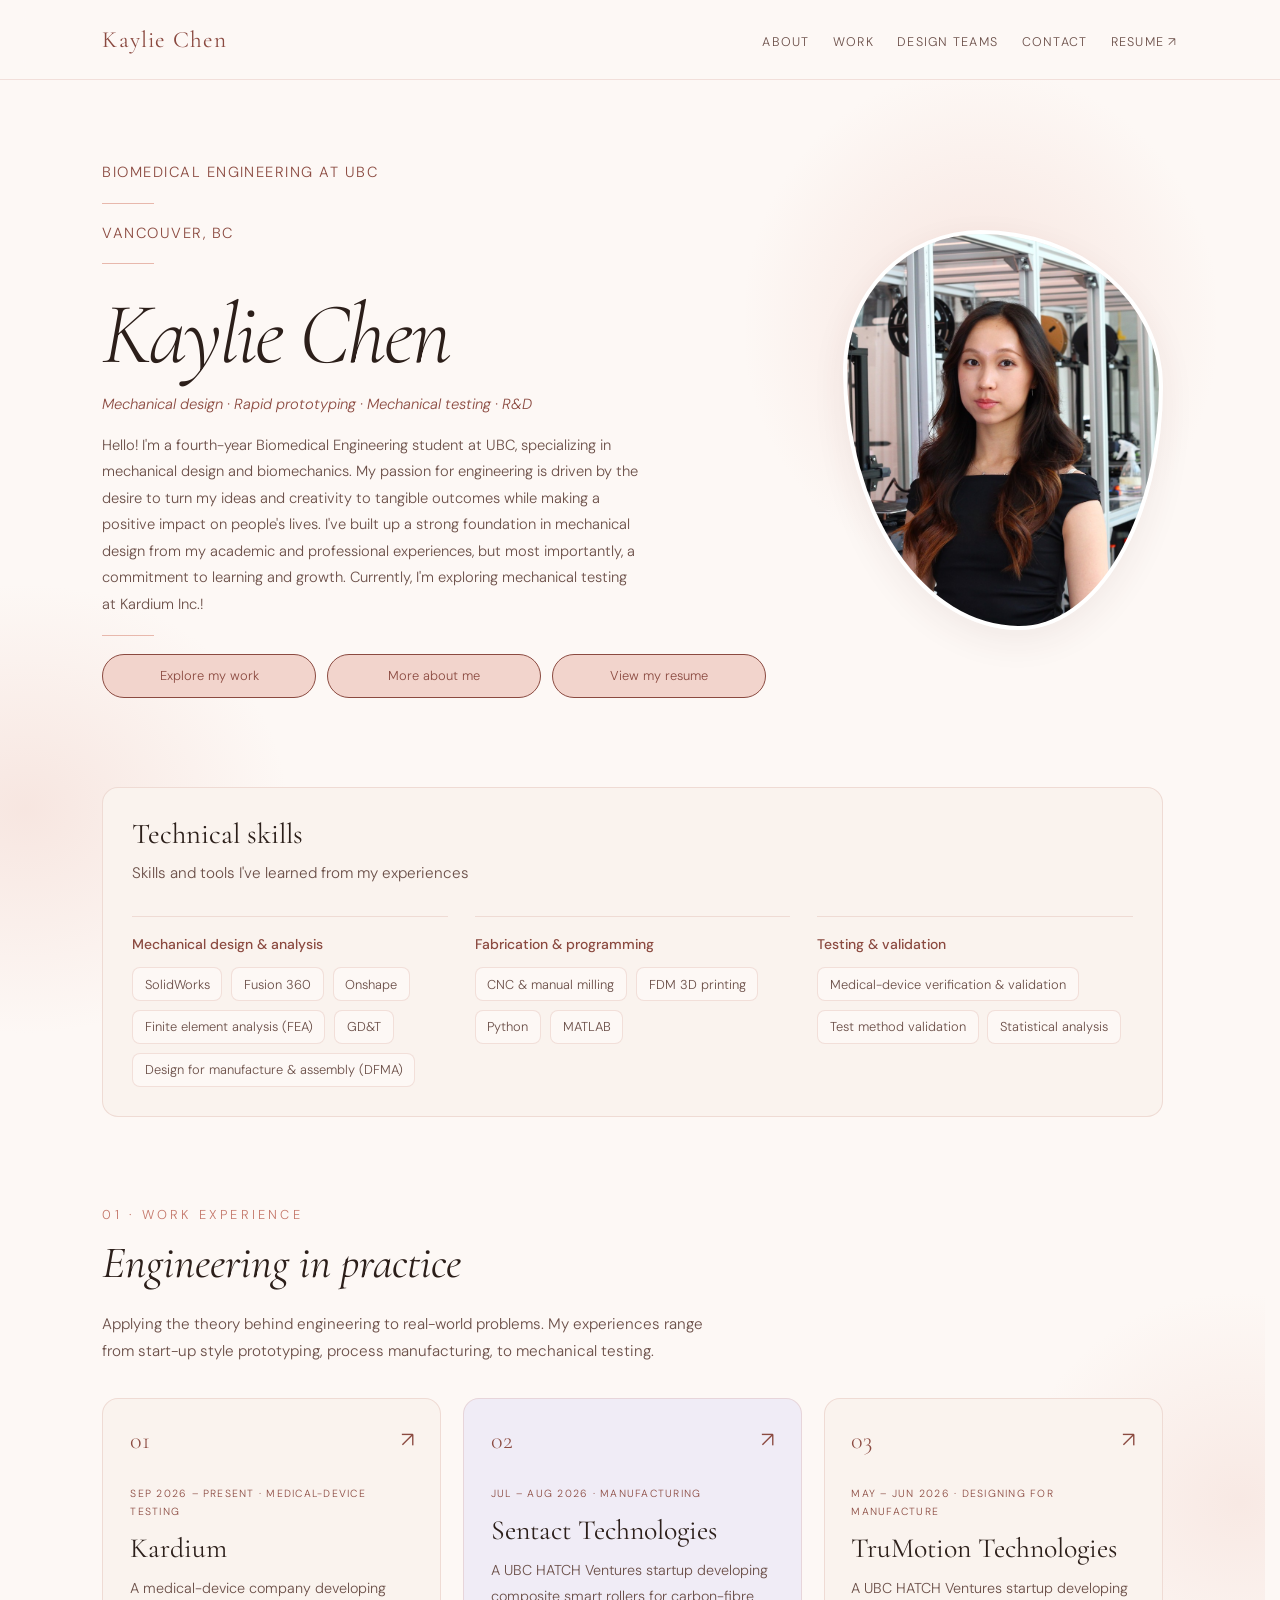
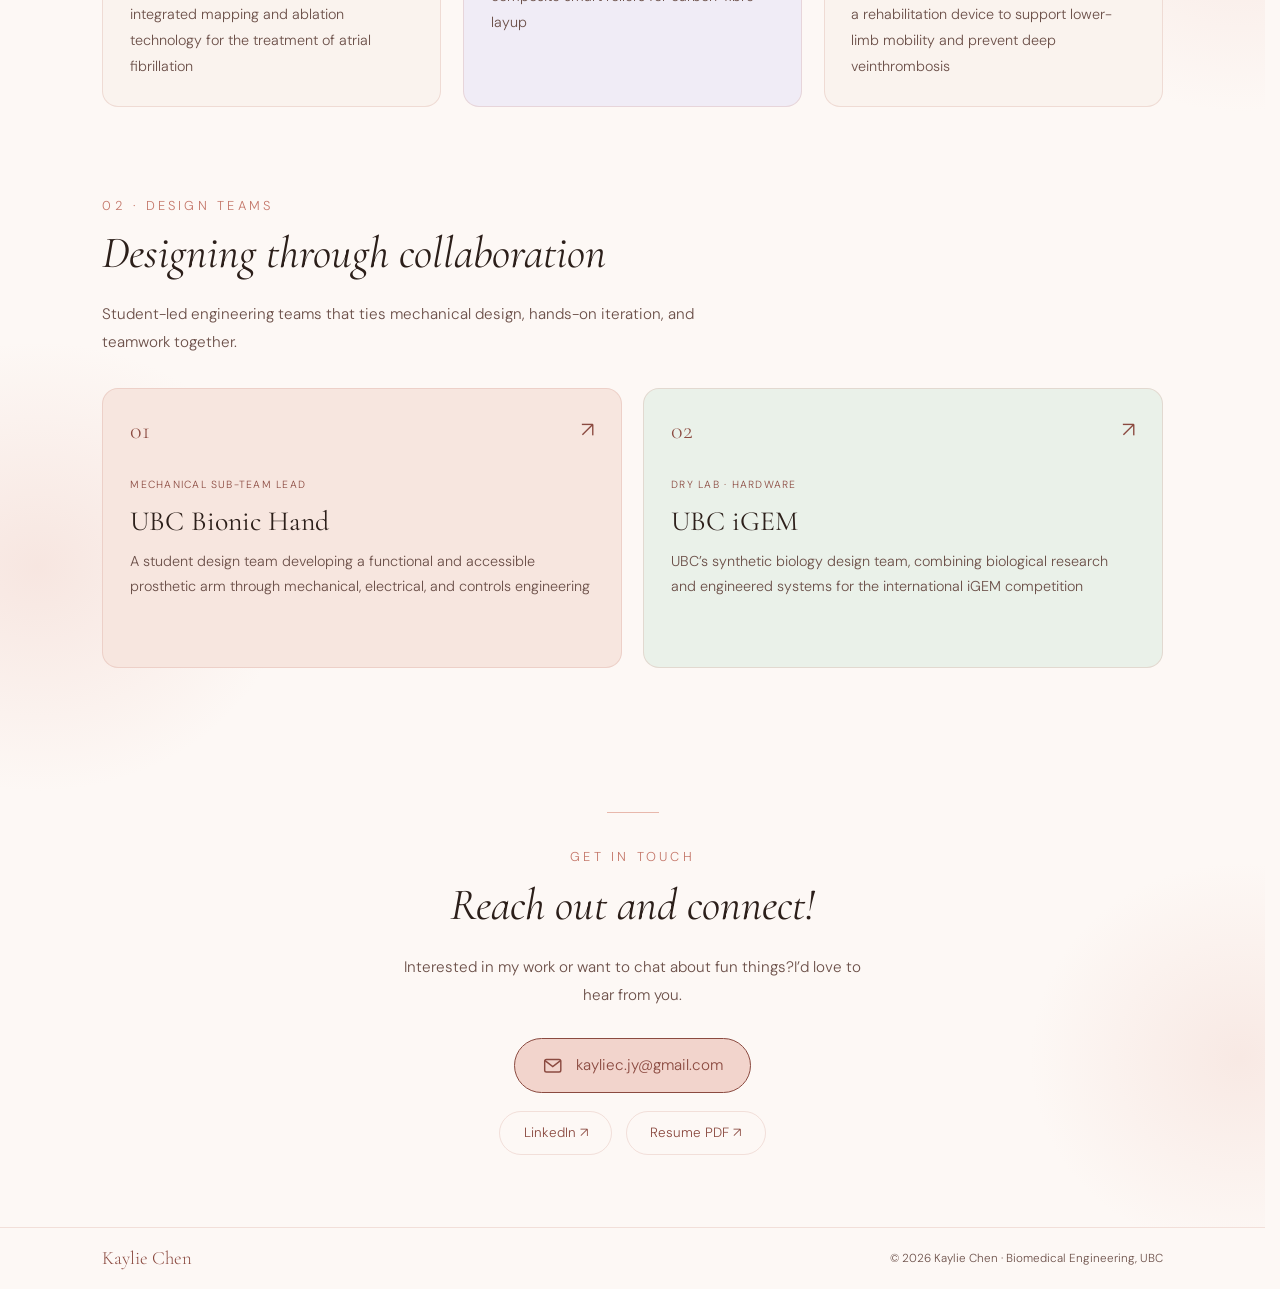
<file: index.html>
<!DOCTYPE html>
<html lang="en">
<head>
  <meta charset="UTF-8" />
  <meta name="viewport" content="width=device-width, initial-scale=1.0"/>
  <title>Kaylie Chen — Portfolio</title>
  <link rel="preconnect" href="https://fonts.googleapis.com">
  <link href="https://fonts.googleapis.com/css2?family=Cormorant+Garamond:ital,wght@0,300;0,400;0,500;1,300;1,400&family=DM+Sans:wght@300;400;500&display=swap" rel="stylesheet">
  <link rel="stylesheet" href="shared.css?v=20261016-6">
  <link rel="stylesheet" href="case-details.css?v=20261016-5">
  <link rel="stylesheet" href="home.css?v=20261016-6">
  <link rel="stylesheet" href="skills.css?v=20261016-5">
  <link rel="icon" href="icon.png">
</head>
<body class="portfolio-home">

  <nav aria-label="Main navigation"><a class="nav-logo" href="index.html">Kaylie Chen</a><ul class="nav-links"><li><a href="#about">About</a></li><li><a href="#projects">Work</a></li><li><a href="#design-teams">Design Teams</a></li><li><a href="#contact">Contact</a></li><li><a href="assets/Kaylie-Chen-Resume.pdf" target="_blank" rel="noopener">Resume ↗</a></li></ul></nav>

  <!-- HERO -->
  <section class="hero">
    <div class="hero-bg-blob" aria-hidden="true"></div>
    <div class="hero-content" id="about">
      <div class="hero-meta"><p class="hero-tag">Biomedical Engineering at UBC</p></div>
      <div class="hero-divider" aria-hidden="true"></div>
      <div class = "here-meta"><p class="hero-tag">Vancouver, BC</p></div>
      <div class="hero-divider" aria-hidden="true"></div>
      <h1 class="hero-name"><em>Kaylie Chen</em></h1>
      <p class="hero-strengths"><em>Mechanical design · Rapid prototyping · Mechanical testing · R&amp;D</em></p>
      <p class="hero-desc">Hello! I'm a fourth-year Biomedical Engineering student at UBC, specializing in mechanical design and biomechanics. 
        My passion for engineering is driven by the desire to turn my ideas and creativity to tangible outcomes while making a positive impact on people's lives.
        I've built up a strong foundation in mechanical design from my academic and professional experiences, but most importantly, a commitment to learning and growth.
        Currently, I'm exploring mechanical testing at Kardium Inc.!</p>
      <div class="hero-divider" aria-hidden="true"></div>
      <div class="hero-buttons">
        <a href="#projects" class="btn-handwritten">Explore my work</a>
        <a href="about.html" class="btn-handwritten">More about me</a>
        <a href="assets/Kaylie-Chen-Resume.pdf" target="_blank" rel="noopener" class="btn-handwritten">View my resume</a>
      </div>
    </div>
    <aside class="hero-aside" aria-label="About Kaylie">
      <div class="hero-photo-frame"><img class="hero-photo" src="assets/kaylie-chen.jpg" alt="Kaylie Chen in a fabrication lab beside 3D printers" width="320" height="400" fetchpriority="high"></div>
    </aside>
  </section>

<section class="portfolio-skills" aria-labelledby="technical-skills-title">
  <div class="portfolio-skills__panel">
    <h2 class="portfolio-skills__title" id="technical-skills-title">Technical skills</h2>
    <p class="portfolio-skills__intro">Skills and tools I've learned from my experiences</p>
    <div class="portfolio-skills__groups">
      <div class="portfolio-skills__group">
        <h3>Mechanical design &amp; analysis</h3>
        <ul><li>SolidWorks</li><li>Fusion 360</li><li>Onshape</li><li>Finite element analysis (FEA)</li><li>GD&amp;T</li><li>Design for manufacture &amp; assembly (DFMA)</li></ul>
      </div>
      <div class="portfolio-skills__group">
        <h3>Fabrication &amp; programming</h3>
        <ul><li>CNC &amp; manual milling</li><li>FDM 3D printing</li><li>Python</li><li>MATLAB</li></ul>
      </div>
      <div class="portfolio-skills__group">
        <h3>Testing &amp; validation</h3>
        <ul><li>Medical-device verification &amp; validation</li><li>Test method validation</li><li>Statistical analysis</li></ul>
      </div>
    </div>
  </div>
</section>

<section class="projects" id="projects"><p class="section-label">01 · Work Experience</p><h2 class="section-title"> <em>Engineering in practice</em></h2>
  <p class="projects-intro">Applying the theory behind engineering to real-world problems. My experiences range from start-up style prototyping, process manufacturing, to mechanical testing.</p>
  <div class="project-grid"><a href="kardium.html" data-case="kardium" class="project-card reveal"><div class="project-card-inner card-work"><div class="card-number"> 01 </div>
    <p class="card-tag">Sep 2026 – Present · Medical-device testing</p><h3 class="card-title">Kardium</h3> <p class="card-desc">A medical-device company developing integrated mapping and ablation technology for the treatment of atrial fibrillation</p><span class="card-arrow" aria-hidden="true">↗</span>
  </div></a><a href="sentact.html" data-case="sentact" class="project-card reveal"><div class="project-card-inner card-sentact"><div class="card-number">02</div>
    <p class="card-tag">Jul – Aug 2026 · Manufacturing</p><h3 class="card-title">Sentact Technologies</h3><p class="card-desc">A UBC HATCH Ventures startup developing composite smart rollers for carbon-fibre layup</p><span class="card-arrow" aria-hidden="true">↗</span>
  </div></a><a href="trumotion.html" data-case="trumotion" class="project-card reveal"><div class="project-card-inner card-work"><div class="card-number">03</div>
    <p class="card-tag">May – Jun 2026 · Designing for Manufacture</p><h3 class="card-title">TruMotion Technologies</h3><p class="card-desc">A UBC HATCH Ventures startup developing a rehabilitation device to support lower-limb mobility and prevent deep veinthrombosis</p><span class="card-arrow" aria-hidden="true">↗</span></div></a></div></section>
  
<section class="projects" id="design-teams"><p class="section-label">02 · Design Teams</p><h2 class="section-title"><em>Designing through collaboration</em></h2>
  <p class="projects-intro">Student-led engineering teams that ties mechanical design, hands-on iteration, and teamwork together.</p>
  <div class="project-grid"><a href="bionics.html" data-case="bionics" class="project-card reveal"><div class="project-card-inner card-bionics"><div class="card-number">01</div>
    <p class="card-tag">Mechanical Sub-Team Lead</p><h3 class="card-title">UBC Bionic Hand</h3><p class="card-desc">A student design team developing a functional and accessible prosthetic arm through mechanical, electrical, and controls engineering</p><span class="card-arrow" aria-hidden="true">↗</span>
  </div></a><a href="igem.html" data-case="igem" class="project-card reveal"><div class="project-card-inner card-igem"><div class="card-number">02</div>
    <p class="card-tag">Dry Lab · Hardware</p><h3 class="card-title">UBC iGEM</h3><p class="card-desc">UBC’s synthetic biology design team, combining biological research and engineered systems for the international iGEM competition</p><span class="card-arrow" aria-hidden="true">↗</span></div></a></div></section>
  
<section class="contact-section" id="contact" aria-labelledby="contact-title">
  <p class="section-label">Get in touch</p>
  <h2 class="section-title" id="contact-title"><em>Reach out and connect!</em></h2>
  <p class="contact-intro">Interested in my work or want to chat about fun things?I’d love to hear from you.</p>
  <a class="contact-email" href="mailto:kayliec.jy@gmail.com"><svg viewBox="0 0 24 24" fill="none" stroke="currentColor" stroke-width="1.6" aria-hidden="true"><rect x="3" y="5" width="18" height="14" rx="2"/><path d="m3 6 9 7 9-7"/></svg><span>kayliec.jy@gmail.com</span></a>
  <div class="contact-actions"><a href="https://www.linkedin.com/in/kayliecjy" target="_blank" rel="noopener noreferrer">LinkedIn &#8599;</a><a href="assets/Kaylie-Chen-Resume.pdf" target="_blank" rel="noopener">Resume PDF &#8599;</a></div>
</section>
<footer><div class="footer-inner"><span class="footer-name">Kaylie Chen</span><p class="footer-copy">&#169; 2026 Kaylie Chen &middot; Biomedical Engineering, UBC</p></div></footer>


<dialog class="experience-dialog" aria-label="Experience details">
    <div class="dialog-toolbar"><span>Experience &amp; projects</span><button type="button" class="dialog-close" aria-label="Close experience details">Close <span aria-hidden="true">×</span></button></div>
    <div class="dialog-body"></div>
  </dialog>

  <template id="case-kardium"><article class="case-content">
    <p class="section-label">01 · Medical-device verification &amp; validation</p>
    <h2 class="section-heading"><em> Kardium Inc.</em></h2>
    <p class="body-text"><strong>Mechanical Test Engineering Intern · September 2026 – Present · Burnaby, BC</strong></p> 
    <p class="body-text">At Kardium, I support medical-device development through mechanical testing, fixture design, and data analysis. The work has strengthened how I connect engineering requirements with controlled, repeatable tests and well-documented results.</p>
    <dl class="case-summary"><div><dt>Focus</dt><dd>Mechanical Verification &amp; Validation (V&amp;V) and Test Method Validation (TMV)</dd></div><div><dt>Hands-on work</dt><dd>Jig design, machining and manufacturing, test fixture assembly</dd></div><div><dt>Approach</dt><dd>Controlled testing and statistical analysis</dd></div></dl>
    <h3 class="section-heading">From requirements to <em>reliable tests</em></h3>
    <ul class="case-list">
      <li>Execute mechanical verification and validation tests under approved standard operating procedures, test protocols, and Test Method Validation requirements to support product and design decisions.</li>
      <li>Design, machine, and assemble custom fixtures and jigs to improve loading uniformity and sample alignment for specific test conditions.</li>
      <li>Work with risk and design teams to scope project requirements and contribute to test method validation procedures.</li>
      <li>Conduct a characterization study on a new design feature, using systematic evaluation to understand mechanical behaviour.</li>
      <li>Analyze mechanical test data statistically to assess validity, variability, and significance, then document findings using Good Documentation Practices.</li>
    </ul>
    <p class="body-text">Testing has taught me to ask why behind each design decision: how a component is loaded, how to test for quantitative metrics, and what the results can tell us about the design. I learned in action why engineering justification is neccessary to ensure all considerations of a part are accounted for. Similiarly, having well-defined test methods and protocols is crucial for ensuring product quality and reliability.</p>
    <aside class="editor-note"><strong>To add — Kardium:</strong> More photos and details to come! Please check back soon.</aside>
  </article></template>

<template id="case-sentact"><article class="case-content">
    <p class="section-label">02 · Design &amp; manufacturing processes</p>
    <h2 class="section-heading"><em>Sentact Technologies</em></h2>
    <p class="body-text"><strong>Mechanical Engineering Intern · July–August 2026 · Vancouver, BC</strong><br>UBC HATCH Ventures</p>
    <p class="body-text">At Sentact, I worked on tooling and manufacturing processes for an automated fibre placement (AFP) roller used in carbon-fibre layup. The challenge was to make dimensional customization more efficient while producing consistent polyurethane-overmoulded parts.</p>
    <dl class="case-summary"><div><dt>Design</dt><dd>Parametric AFP roller workflow</dd></div><div><dt>Build &amp; test</dt><dd>3D-printed moulds, casting, and injection moulding</dd></div><div><dt>Result</dt><dd>25% reduction in part defects tracked through error logging</dd></div></dl>
    <h3 class="section-heading">Making customization <em>repeatable</em></h3>
    <ul class="case-list">
      <li>Developed a fully parametric workflow connecting a Python dashboard with SolidWorks macros and configurations, enabling rapid dimensional customization of the roller.</li>
      <li>Designed and fabricated custom 3D-printed moulds for polyurethane overmoulding, reducing part defects by 25%.</li>
      <li>Validated functional roller prototypes through polyurethane casting and injection moulding, refining process parameters to improve reproducibility and consistency.</li>
      <li>Iterated on tooling geometry, process parameters, and usability to reduce operator load and make the workflow more scalable.</li>
    </ul>
    <p class="body-text">This experience connected CAD automation with the realities of fabrication: a flexible model only becomes useful when the tooling and process can consistently produce the intended part. I was only able to test the quality of my mould design once a structured workflow was created to monitor process parameters and clearly identify changing variables.</p>
    <aside class="editor-note"><strong>To add — Sentact:</strong> More photos and details to come! Please check back soon.</aside>
  </article></template>
<template id="case-trumotion"><article class="case-content">
    <p class="section-label">03 · Manufacturing &amp; mechanical design in Biomechanics</p>
    <h2 class="section-heading"><em> TruMotion Technologies</em></h2>
    <p class="body-text"><strong>Mechanical Engineering Intern · May–June 2026 · Vancouver, BC</strong><br>UBC HATCH Ventures</p>
    <p class="body-text">At TruMotion, I worked on a motor-driven rehabilitation device, focusing on the mechanical components that carry operating loads and interface with human movement. My work combined structural analysis, biomechanical constraints, and preparation for manufacture.</p>
    <dl class="case-summary"><div><dt>Design Objectives</dt><dd>Improve load distribution, incorporate biomechanical constraints</dd></div><div><dt>Manufacturing Objectives</dt><dd>Redesign components for manufacturability, material and part selection</dd></div><div><dt>Deliverables</dt><dd>New design assembly, GD&amp;T drawings, and manufacturing coordination</dd></div></dl>
    <ul class="case-list">
      <li>Redesigned load-bearing components using finite element analysis to improve structural alignment and reduce mechanical backlash under operating loads of 900 N.</li>
      <li>Defined and integrated mechanical safety limits using human range-of-motion and biomechanical constraints to prevent unsafe joint positions during rehabilitation.</li>
      <li>Redesigned prototype components for manufacture, developed GD&amp;T engineering drawings, and coordinated directly with manufacturers through fabrication.</li>
    </ul>
    <p class="body-text">I learned that designing something for direct user interaction requires balancing structural performance, safe movement, and manufacturability all at once. It is vital that worse-case scenarios are considered from the start of the process and carry into how parts are chosen to be manufactured. Manufacturing is certainly not a one-size-fits all approach, as different materials, processes, and tolerances must be uniquely selected for each part depending on function.</p>
    <aside class="editor-note"><strong>To add — TruMotion:</strong> More photos and details to come! Please check back soon.</aside>
  </article></template>
<template id="case-bionics"><article class="case-content team-case">  <div class="page-hero">
    <span class="hero-accent">Design Team · Mechanical Sub-Team Lead</span>
    <h1 class="page-title"><em>UBC Bionic Hand</em></h1>
    <div class="divider"></div>
    <p class="page-intro">
      Leading mechanical development through the fourth and fifth iterations of UBC Bionic Hand's
      prosthetic arm, with work spanning body-powered wrist actuation, mechanical design,
      and integration with electrical and controls teams.
    </p>
  </div>

  <!-- OVERVIEW -->
  <div class="content-section reveal">
    <p class="section-label">Overview</p>
    <h2 class="section-heading">The <em>project</em></h2>
    <p class="body-text">
      UBC Bionic Hand is a student design team working to develop low-cost, functional prosthetic 
      limbs. As Mechanical Sub-Team Lead since September 2024, I oversee a seven-member team in the 
      design, prototyping, and manufacturing of the arm's fourth and fifth iterations — focused on improving 
      functionality, reliability, and manufacturability compared to previous versions.
    </p>
    <p class="body-text">My mechanism work includes a gear-driven wrist using bevel gears and compliant linkages for controlled actuation in a fully mechanical, body-powered prosthetic arm. Torque and load analysis supported gear sizing, component strength, and the potential for future motorized iterations.</p>

    <div class="skills-row">
      <span class="skill-tag">SolidWorks</span>
      <span class="skill-tag">3D Printing (FDM)</span>
      <span class="skill-tag">Tolerance Analysis</span>
      <span class="skill-tag">Gear Design</span>
      <span class="skill-tag">Machining</span>
      <span class="skill-tag">Systems Integration</span>
      <span class="skill-tag">Team Leadership</span>
    </div>
  </div>

  <!-- GOALS & ACHIEVEMENTS -->
  <div class="content-section reveal">
    <p class="section-label">Goals & Achievements</p>
    <h2 class="section-heading">What I aimed to do <em> — and completed</em></h2>

    <div class="highlight-box">
      <h3>Key Accomplishments ✦</h3>
      <ul>
        <li>Delivered a prosthetic-arm iteration <strong>ahead of schedule</strong> with full functionality through coordinated design reviews</li>
        <li>Led a seven-member mechanical sub-team, defining design objectives, establishing the mechanical design framework, and managing project timelines</li>
        <li>Facilitated structured design reviews, milestone planning, and communication with electrical and controls teams to improve design accountability and integration</li>
        <li>Researched and prototyped a <strong>gear-based wrist rotation mechanism</strong> using bevel gears and compliant linkages for controlled, natural-feeling actuation</li>
        <li>Performed gear torque analysis and load analysis to verify gear strength under applied wrist loads — ensuring structural reliability and adaptability for future motorized upgrades</li>
        <li>Coordinated cross-functional integration with the electrical sub-team for smooth systems-level performance</li>
      </ul>
    </div>
  </div>

  <!-- TIMELINE -->
  <div class="content-section reveal">
    <p class="section-label">Process</p>
    <h2 class="section-heading"><em>Design journey</em></h2>

    <div class="timeline">
      <div class="timeline-item">
        <p class="timeline-label">Phase 1 · Requirements</p>
        <h4 class="timeline-title">Defining the Design Framework</h4>
        <p class="timeline-desc">Established design objectives and requirements in collaboration with the full team. Set mechanical performance targets around specific range of motion, load capacity, and assembly reproducibility.</p>
      </div>
      <div class="timeline-item">
        <p class="timeline-label">Phase 2 · Concept Design</p>
        <h4 class="timeline-title">Initial Research & Prototyping</h4>
        <p class="timeline-desc">Researched system configurations and possible mechanisms compliant linkage systems. Created early CAD concepts in SolidWorks and ran initial load calculation and torque analysis to evaluate feasibility.</p>
      </div>
      <div class="timeline-item">
        <p class="timeline-label">Phase 3 · Iteration</p>
        <h4 class="timeline-title">FDM Prototyping & Testing</h4>
        <p class="timeline-desc">Iterated through multiple 3D-printed prototypes with each cycle improving dimensional accuracy, fit, and mechanical performance. Applied tolerance analysis to all critical interfaces. Selected final manufacturing method based on performance and cost considerations.</p>
      </div>
      <div class="timeline-item">
        <p class="timeline-label">Phase 4 · Integration</p>
        <h4 class="timeline-title">Cross-Functional Systems Integration</h4>
        <p class="timeline-desc">Worked with electrical and embedded teams to align interfaces, space constraints, and milestones. Prioritized high-risk tasks and balanced work across parallel projects between mechanical and electrical members.</p>
      </div>
      <div class="timeline-item">
        <p class="timeline-label">Phase 5 · Delivery</p>
        <h4 class="timeline-title">Functional Delivery &amp; Continued Iteration</h4>
        <p class="timeline-desc">Coordinated design reviews to deliver a functional arm iteration ahead of schedule. Identified key areas for improvement to continue ongoing development for the next iteration.</p>
      </div>
    </div>
  </div>

<section class="content-section"><aside class="editor-note"><strong>To add — Bionic Hand:</strong> More photos and details to come! Please check back soon.</aside></section>
</article></template>
<template id="case-igem"><article class="case-content team-case">  <div class="page-hero">
    <span class="hero-accent">Design Team · Dry Lab Hardware</span>
    <h1 class="page-title"> <em>UBC iGEM</em></h1>
    <div class="divider"></div>
    <p class="page-intro">
      International Genetically Engineered Machine — Gold Medal at the iGEM Grand Jamboree 
      competing against 400+ teams globally. I designed and iterated bioreactor systems for 
      cyanobacteria and Caulobacter cultivation using DBTL cycles and aseptic testing protocols.
    </p>
    <div class="gold-badge">
      🥇 Gold Medal — iGEM Grand Jamboree · 400+ Teams
    </div>
  </div>

  <!-- OVERVIEW -->
  <div class="content-section reveal">
    <p class="section-label">Overview</p>
    <h2 class="section-heading">The <em>project</em></h2>
    <p class="body-text">
      UBC iGEM is UBC's team for the International Genetically Engineered Machine competition — 
      a global synthetic biology challenge. As a Dry Lab Hardware member since January 2025, 
      I work on the physical systems that enable our biological experiments: bioreactors designed 
      to cultivate cyanobacteria under controlled conditions for research into sustainable 
      bioprocesses.
    </p>
    <p class="body-text">
      My work spans mechanical design, circuit assembly, and experimental testing — bridging 
      hardware engineering with biological requirements. The team competed at the iGEM Grand 
      Jamboree, where we secured a Gold Medal among 400+ competing teams.
    </p>

    <div class="skills-row">
      <span class="skill-tag green">CAD (Fusion 360)</span>
      <span class="skill-tag green">FDM 3D Printing</span>
      <span class="skill-tag green">THT Soldering</span>
      <span class="skill-tag green">Aseptic Technique</span>
      <span class="skill-tag green">GLP</span>
      <span class="skill-tag green">Fluid Dynamics</span>
      <span class="skill-tag green">Arduino</span>
      <span class="skill-tag green">DBTL</span>
    </div>
  </div>

  <!-- DBTL CYCLE -->
  <div class="content-section reveal">
    <p class="section-label">Methodology</p>
    <h2 class="section-heading">Working through the <em>DBTL cycle</em></h2>
    <p class="body-text">
      Each iteration of our bioreactor was driven by a structured design–build–test–learn 
      cycle. This structured approach let us integrate academic feedback, computational fluid 
      dynamics analysis, and hands-on experimental results into each successive version.
    </p>
    <div class="dbtl-grid">
      <div class="dbtl-card">
        <div class="dbtl-letter">D</div>
        <div class="dbtl-word">Design</div>
        <p class="dbtl-desc">Literature reviews, CAD modeling, and performance metric definition based on cell culture requirements.</p>
      </div>
      <div class="dbtl-card">
        <div class="dbtl-letter">B</div>
        <div class="dbtl-word">Build</div>
        <p class="dbtl-desc">Rapid prototyping with FDM printing, drilling, woodworking, and circuit assembly with THT soldering.</p>
      </div>
      <div class="dbtl-card">
        <div class="dbtl-letter">T</div>
        <div class="dbtl-word">Test</div>
        <p class="dbtl-desc">Bacterial growth curve experiments under aseptic conditions. Structured protocols, quantitative evaluation.</p>
      </div>
      <div class="dbtl-card">
        <div class="dbtl-letter">L</div>
        <div class="dbtl-word">Learn</div>
        <p class="dbtl-desc">Integrate results and feedback into the next version — improving modularity, fluid dynamics, and lighting.</p>
      </div>
    </div>
  </div>

  <!-- ACHIEVEMENTS -->
  <div class="content-section reveal">
    <p class="section-label">Goals & Achievements</p>
    <h2 class="section-heading"> <em>What I built and achieved</em></h2>

    <div class="highlight-box">
      <h3>Key Contributions ✦</h3>
      <ul>
        <li>Designed bioreactors optimized for aeration, agitation, and lighting based on literature reviews and performance metrics — using CAD and rapid prototyping</li>
        <li>Iterated through multiple bioreactor designs using a DBTL cycle, integrating academic feedback, computational analysis, and user testing to improve fluid dynamics and lighting uniformity</li>
        <li>Cultured Cyanobacteria and Caulobacter under aseptic conditions, applying Good Laboratory Practice (GLP) techniques throughout</li>
        <li>Developed an end-to-end structured testing protocol for bacterial growth curve experiments — establishing quantitative benchmarks for evaluation</li>
        <li>Assembled circuitry for a low-gravity bioreactor using THT soldering, integrating rotary slip rings for reliable two-axis rotation with continuous electrical connectivity</li>
        <li>Competed at the iGEM Grand Jamboree against 400+ global teams — <strong>secured a Gold Medal</strong></li>
      </ul>
    </div>
  </div>

<section class="content-section"><aside class="editor-note"><strong>To add — iGEM:</strong> More photos and details to come! Please check back soon.</aside></section>
</article></template>
<script src="portfolio.js" defer></script>
</body>
</html>
</file>
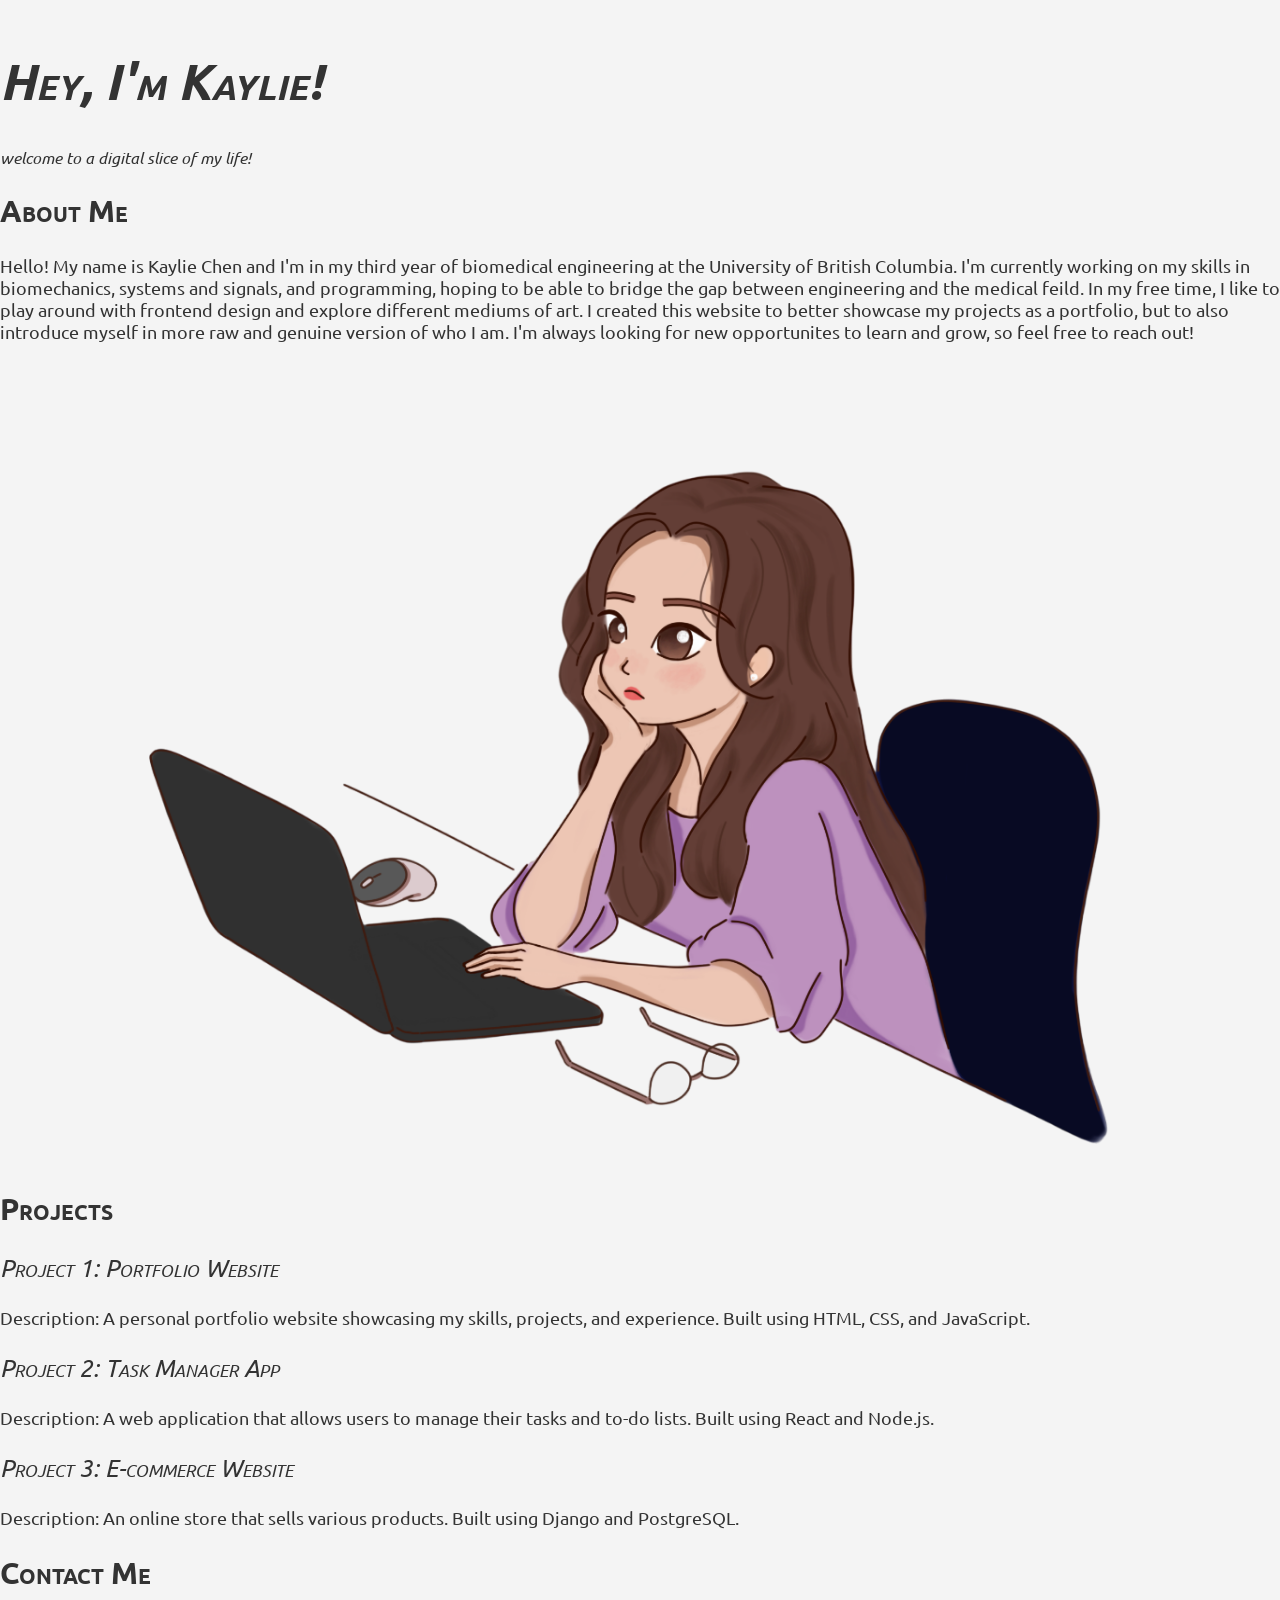
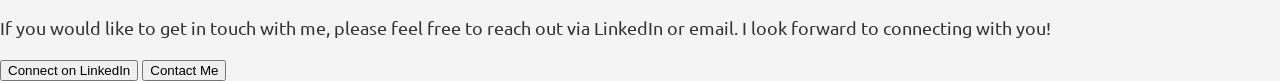
<file: main/index.html>
<!DOCTYPE html>
<html>
    <head>
        <title> Welcome to Me! </title>
        <link href="https://fonts.googleapis.com/css2?family=Ubuntu:ital,
            wght@0,300;0,400;0,700;1,300;1,400;1,700&display=swap" rel="stylesheet">
        <style>
            body { /* main text */
                font-family: 'Ubuntu', sans-serif;
                font-weight: 400;
                font-style: normal;
                font-size: 18px;
                margin: 0;
                padding: 0;
                background-color: #f4f4f4;
                color: #333;
            }
            h1 { /* main page title*/
                margin-top: 50px;
                font-weight: 1000;
                font-style: italic;
                font-variant: small-caps;
                font-size: 50px;
            }
            h2 { /* section titles */
                font-weight: 600;
                font-style: normal;
                font-variant: small-caps;
                font-size: 30px;
            }
            h3 { /* navigation titles */
                font-weight: 500;
                font-style: italic;
                font-variant: small-caps;
                font-stretch: expanded;
                font-size: 24px;
            }
            h4 { /* subtitles & comments */
                font-weight: 300;
                font-style: italic;
                font-size: 16px;
            }
        </style>
    </head>

    <script>

            function connectLinkedin () {
                window.open('https://www.linkedin.com/in/kayliecjy/', '_blank');
            }

            function connectContact () {
                
            }
    </script>

    <body>
        <h1> Hey, I'm Kaylie! </h1>
        <h4> welcome to a digital slice of my life! </h4>
        <h2> About Me </h2>
        <p> Hello! My name is Kaylie Chen and I'm in my third year of biomedical engineering at the University of British Columbia.
             I'm currently working on my skills in biomechanics, systems and signals, and programming, hoping to be able to bridge the 
             gap between engineering and the medical feild. In my free time, I like to play around with frontend design and explore 
             different mediums of art. I created this website to better showcase my projects as a portfolio, but to also introduce myself
             in more raw and genuine version of who I am. I'm always looking for new opportunites to learn and grow, so feel free to reach out! 
        </p>
        <span>
            <img src="icon.png" width="1200" height="800">
        </span>
        <h2> Projects </h2>
        <h3> Project 1: Portfolio Website </h3>
        <p> Description: A personal portfolio website showcasing my skills, projects, and experience. Built using HTML, CSS, and JavaScript. </p>

        <h3> Project 2: Task Manager App </h3>
        <p> Description: A web application that allows users to manage their tasks and to-do lists. Built using React and Node.js. </p>

        <h3> Project 3: E-commerce Website </h3>
        <p> Description: An online store that sells various products. Built using Django and PostgreSQL. </p>

        <h2> Contact Me </h2>
        <p> If you would like to get in touch with me, please feel free to reach out via LinkedIn or email. I look forward to connecting with you! </p>
        <button onclick="connectLinkedin()"> Connect on LinkedIn </button>
        <button onclick="connectContact()"> Contact Me </button>
    </body>

</html>
</file>
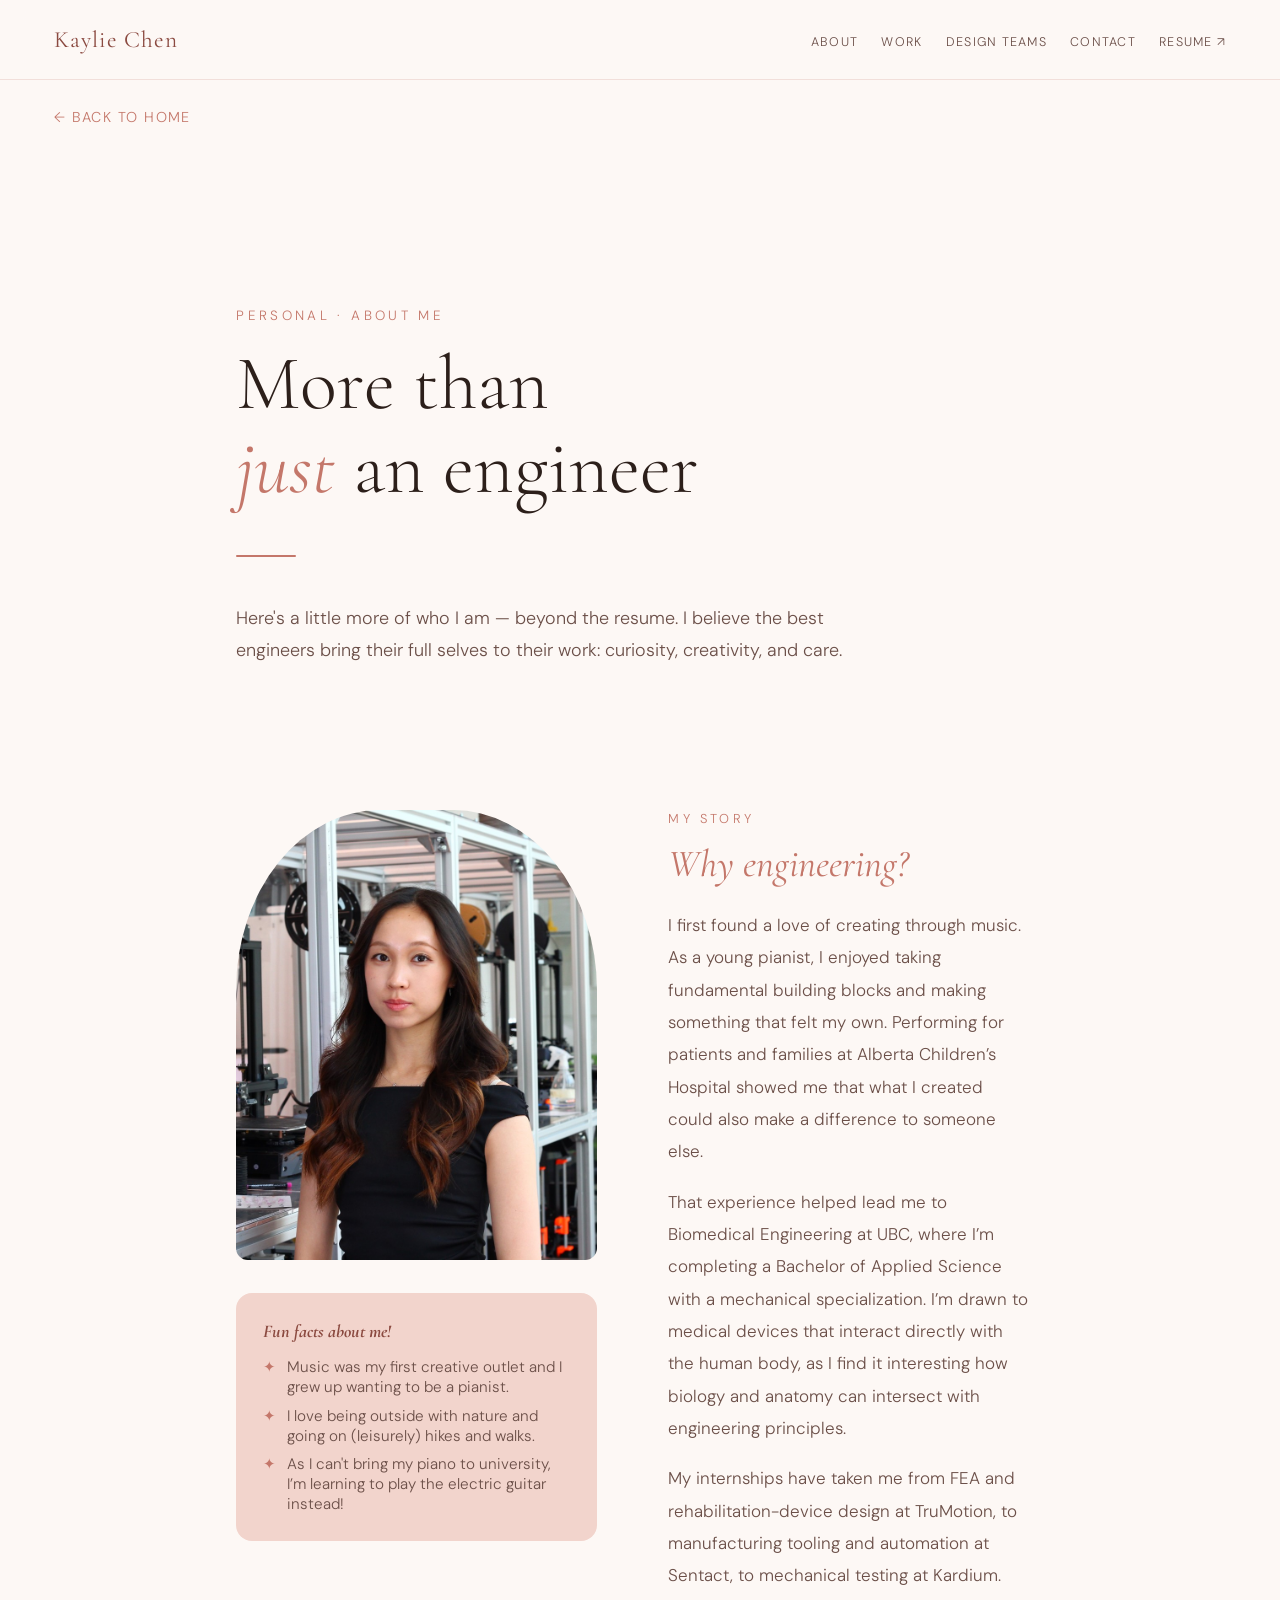
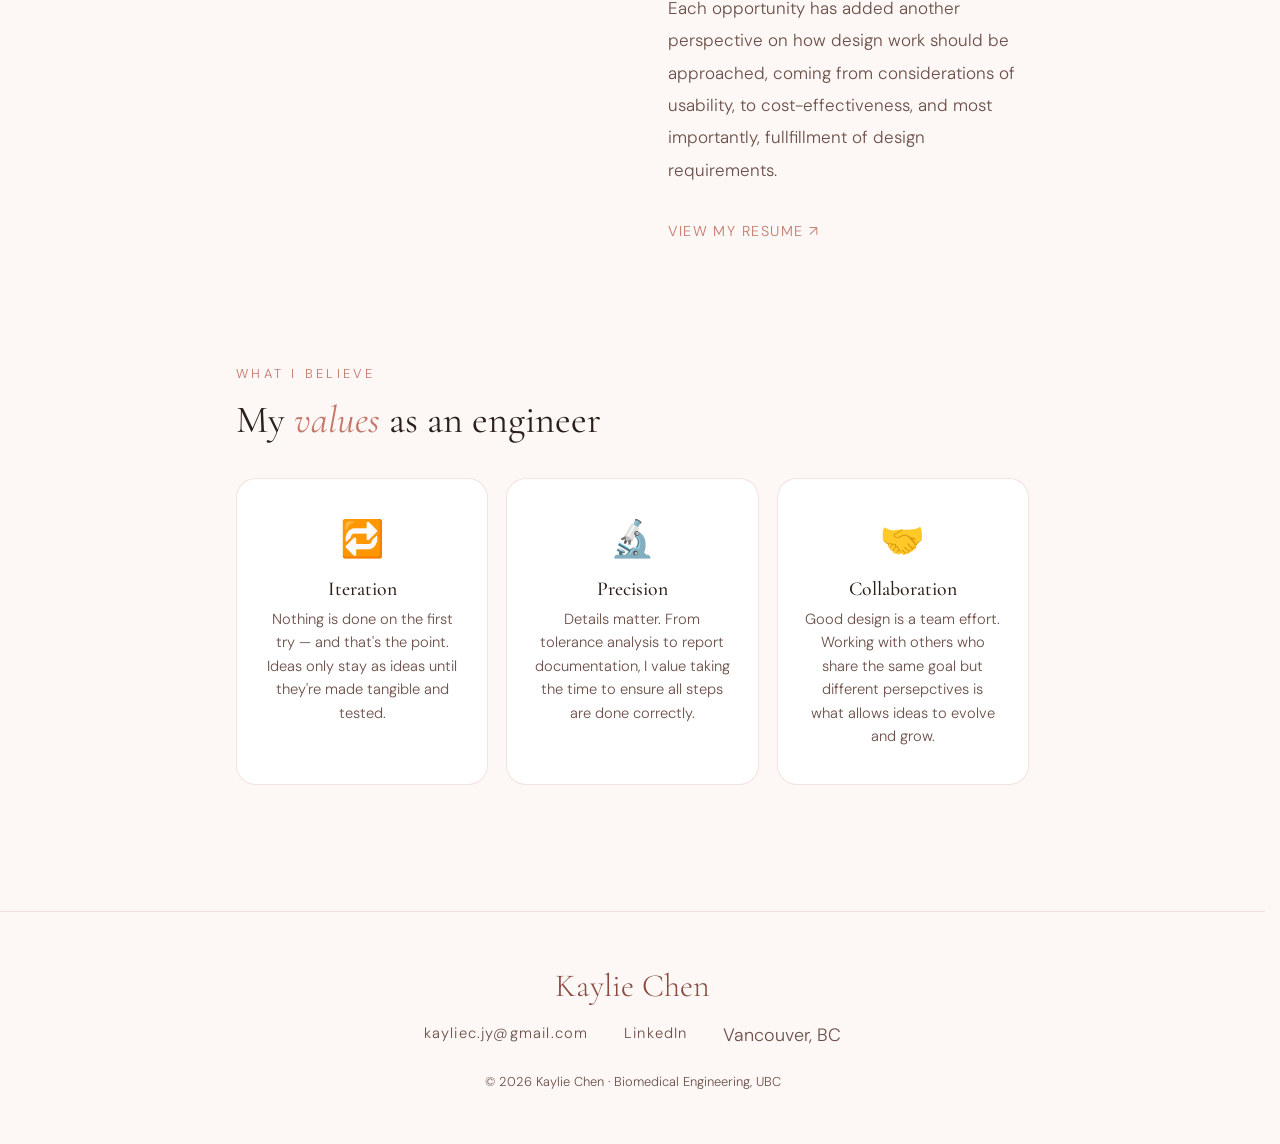
<file: about.html>
<!DOCTYPE html>
<html lang="en">
<head>
  <meta charset="UTF-8"/>
  <meta name="viewport" content="width=device-width, initial-scale=1.0"/>
  <title>About — Kaylie Chen</title>
  <link rel="preconnect" href="https://fonts.googleapis.com">
  <link href="https://fonts.googleapis.com/css2?family=Cormorant+Garamond:ital,wght@0,300;0,400;0,500;1,300;1,400&family=DM+Sans:wght@300;400;500&display=swap" rel="stylesheet">
  <link rel="stylesheet" href="shared.css?v=20261016-6">
  <style>
    .about-grid {
      display: grid;
      grid-template-columns: 1fr 1fr;
      gap: 4rem;
      align-items: start;
      padding: 3rem;
      max-width: 900px;
      margin: 0 auto;
    }

    .about-photo-wrap {
      position: relative;
    }

    .about-photo-main {
      width: 100%;
      aspect-ratio: 3/4;
      background: linear-gradient(135deg, var(--pink) 0%, #f9dfd8 60%, #f2c8be 100%);
      border-radius: 40% 60% 50% 50% / 40% 40% 60% 60%;
      display: flex;
      align-items: center;
      justify-content: center;
      color: var(--rose);
      font-style: italic;
      font-family: 'Cormorant Garamond', serif;
      font-size: 1rem;
      text-align: center;
      padding: 2rem;
    }

    .fun-fact-strip {
      background: var(--pink);
      border-radius: 16px;
      padding: 1.5rem;
      margin-top: 1.5rem;
    }

    .fun-fact-strip h4 {
      font-family: 'Cormorant Garamond', serif;
      font-size: 1rem;
      font-style: italic;
      color: var(--rose-dark);
      margin-bottom: 0.8rem;
    }

    .fun-list {
      list-style: none;
      display: flex;
      flex-direction: column;
      gap: 0.5rem;
    }

    .fun-list li {
      font-size: 0.85rem;
      color: var(--text-soft);
      display: flex;
      gap: 0.6rem;
    }

    .fun-list li::before {
      content: "✦";
      color: var(--rose);
      flex-shrink: 0;
    }

    .values-section {
      padding: 3rem;
      max-width: 900px;
      margin: 0 auto;
    }

    .values-grid {
      display: grid;
      grid-template-columns: repeat(3, 1fr);
      gap: 1rem;
      margin-top: 2rem;
    }

    .value-card {
      background: white;
      border: 1px solid var(--border);
      border-radius: 20px;
      padding: 2rem 1.5rem;
      text-align: center;
    }

    .value-emoji {
      font-size: 2rem;
      margin-bottom: 0.8rem;
    }

    .value-name {
      font-family: 'Cormorant Garamond', serif;
      font-size: 1.1rem;
      font-weight: 500;
      color: var(--text);
      margin-bottom: 0.4rem;
    }

    .value-desc {
      font-size: 0.82rem;
      color: var(--text-soft);
      line-height: 1.6;
    }

    .placeholder-note {
      background: var(--pink);
      border-left: 3px solid var(--rose);
      padding: 1rem 1.5rem;
      border-radius: 0 12px 12px 0;
      font-size: 0.85rem;
      color: var(--rose-dark);
      font-style: italic;
      margin: 2rem 0;
    }

    @media (max-width: 768px) {
      .about-grid { grid-template-columns: 1fr; padding: 1.5rem; }
      .values-grid { grid-template-columns: 1fr; }
    }
  </style>
  <link rel="icon" href="icon.png">
</head>
<body>

  <nav aria-label="Main navigation"><a class="nav-logo" href="index.html">Kaylie Chen</a><ul class="nav-links"><li><a href="index.html#about">About</a></li><li><a href="index.html#projects">Work</a></li><li><a href="index.html#design-teams">Design Teams</a></li><li><a href="index.html#contact">Contact</a></li><li><a href="assets/Kaylie-Chen-Resume.pdf" target="_blank" rel="noopener">Resume ↗</a></li></ul></nav>

  <a href="index.html" class="back-btn">← Back to Home</a>

  <div class="page-hero">
    <p class="page-tag">Personal · About Me</p>
    <h1 class="page-title">More than <br><em>just</em> an engineer </h1>
    <div class="divider"></div>
    <p class="page-intro">
      Here's a little more of who I am — beyond the resume. I believe the best engineers 
      bring their full selves to their work: curiosity, creativity, and care.
    </p>
  </div>

  <div class="about-grid">
    <div class="reveal">
      <img class="portrait" src="assets/kaylie-chen.jpg" alt="Kaylie Chen in a fabrication lab" width="1600" height="1067">
      <div class="fun-fact-strip">
        <h4>Fun facts about me!</h4>
        <ul class="fun-list"><li>Music was my first creative outlet and I grew up wanting to be a pianist.</li>
          <li>I love being outside with nature and going on (leisurely) hikes and walks.</li>
          <li>As I can't bring my piano to university, I’m learning to play the electric guitar instead!</li></ul>
      </div>
    </div>

    <div class="reveal">
      <p class="section-label">My Story</p>
      <h2 class="section-heading"><em>Why engineering?</em></h2>

      <p class="body-text">I first found a love of creating through music. As a young pianist, I enjoyed taking fundamental building blocks and making something that felt my own. Performing for patients and families at Alberta Children’s Hospital showed me that what I created could also make a difference to someone else.</p>
      <p class="body-text">That experience helped lead me to Biomedical Engineering at UBC, where I’m completing a Bachelor of Applied Science with a mechanical specialization. I’m drawn to medical devices that interact directly with the human body, as I find it interesting how biology and anatomy can intersect with engineering principles.</p>
      <p class="body-text">My internships have taken me from FEA and rehabilitation-device design at TruMotion, to manufacturing tooling and automation at Sentact, to mechanical testing at Kardium. Each opportunity has added another perspective on how design work should be approached, coming from considerations of usability, to cost-effectiveness, and most importantly, fullfillment of design requirements.</p>
      <p class="body-text"></p>
      <a href="assets/Kaylie-Chen-Resume.pdf" class="back-btn" style="margin:1rem 0" target="_blank" rel="noopener">View my resume ↗</a>
    </div>
  </div>

  <!-- VALUES -->
  <div class="values-section reveal">
    <p class="section-label">What I Believe</p>
    <h2 class="section-heading">My <em>values</em> as an engineer</h2>
    <div class="values-grid">
      <div class="value-card">
        <div class="value-emoji">🔁</div>
        <div class="value-name">Iteration</div>
        <p class="value-desc">Nothing is done on the first try — and that's the point. Ideas only stay as ideas until they're made tangible and tested.</p>
      </div>
      <div class="value-card">
        <div class="value-emoji">🔬</div>
        <div class="value-name">Precision</div>
        <p class="value-desc">Details matter. From tolerance analysis to report documentation, I value taking the time to ensure all steps are done correctly.</p>
      </div>
      <div class="value-card">
        <div class="value-emoji">🤝</div>
        <div class="value-name">Collaboration</div>
        <p class="value-desc">Good design is a team effort. Working with others who share the same goal but different persepctives is what allows ideas to evolve and grow.</p>
      </div>
    </div>
  </div>

  <footer id="contact">
    <div class="footer-name">Kaylie Chen</div>
    <div class="footer-links">
      <a href="mailto:kayliec.jy@gmail.com">kayliec.jy@gmail.com</a>
      <a href="https://www.linkedin.com/in/kayliecjy" target="_blank" rel="noopener noreferrer">LinkedIn</a>
      <span style="color: var(--text-soft)">Vancouver, BC</span>
    </div>
    <p class="footer-copy">© 2026 Kaylie Chen · Biomedical Engineering, UBC</p>
  </footer>


</body>
</html>
</file>
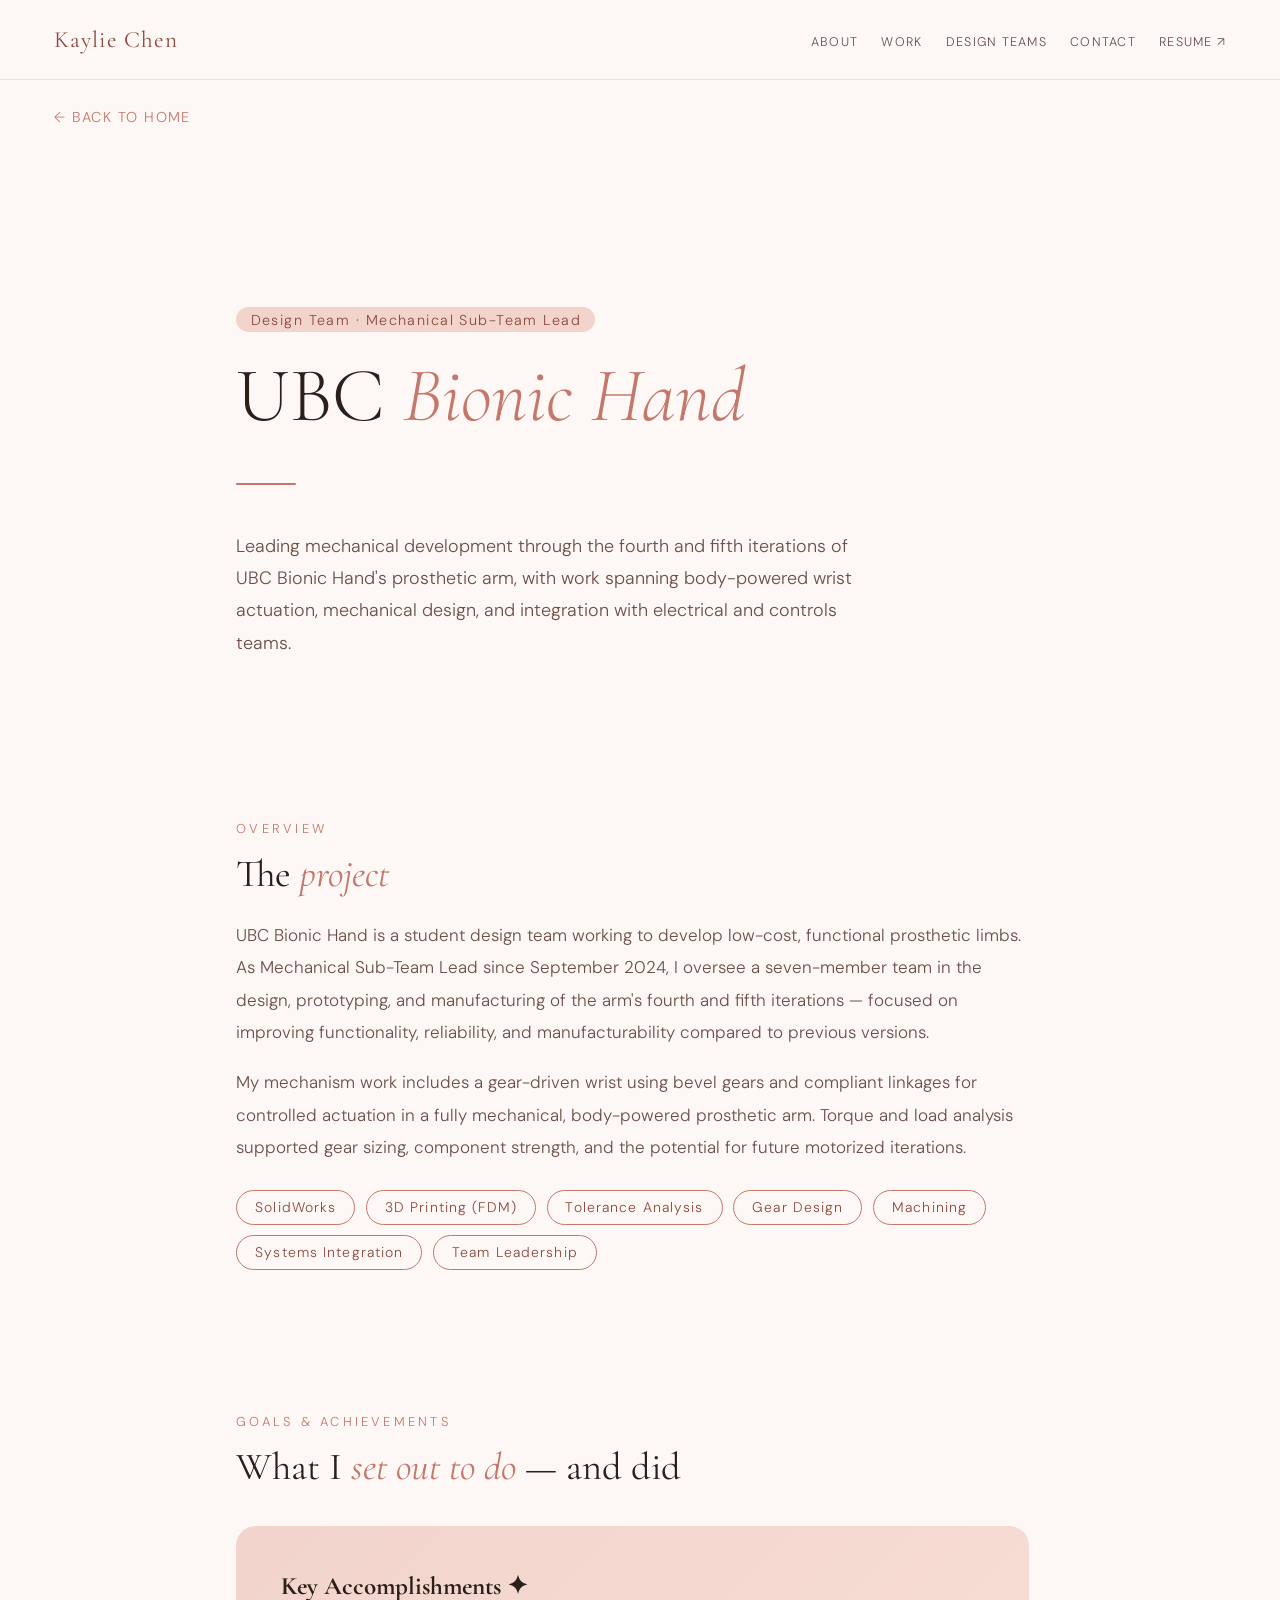
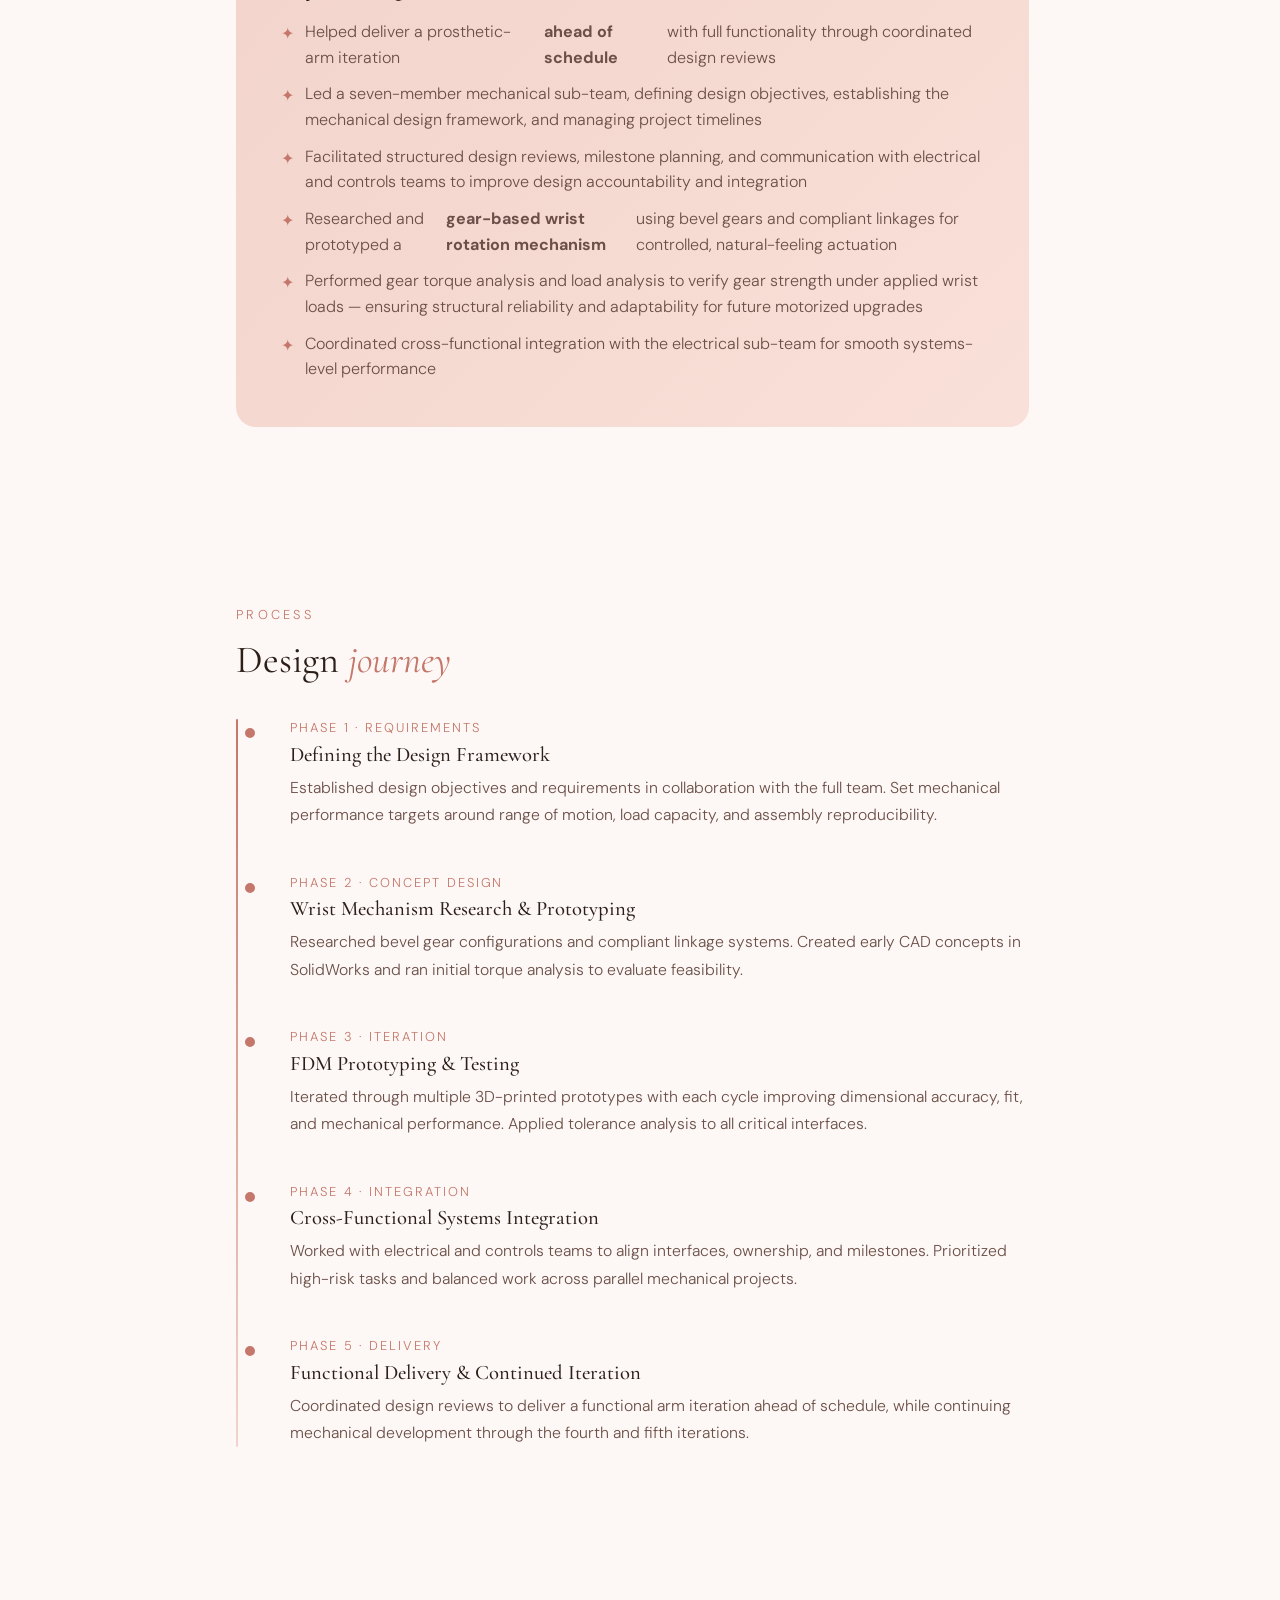
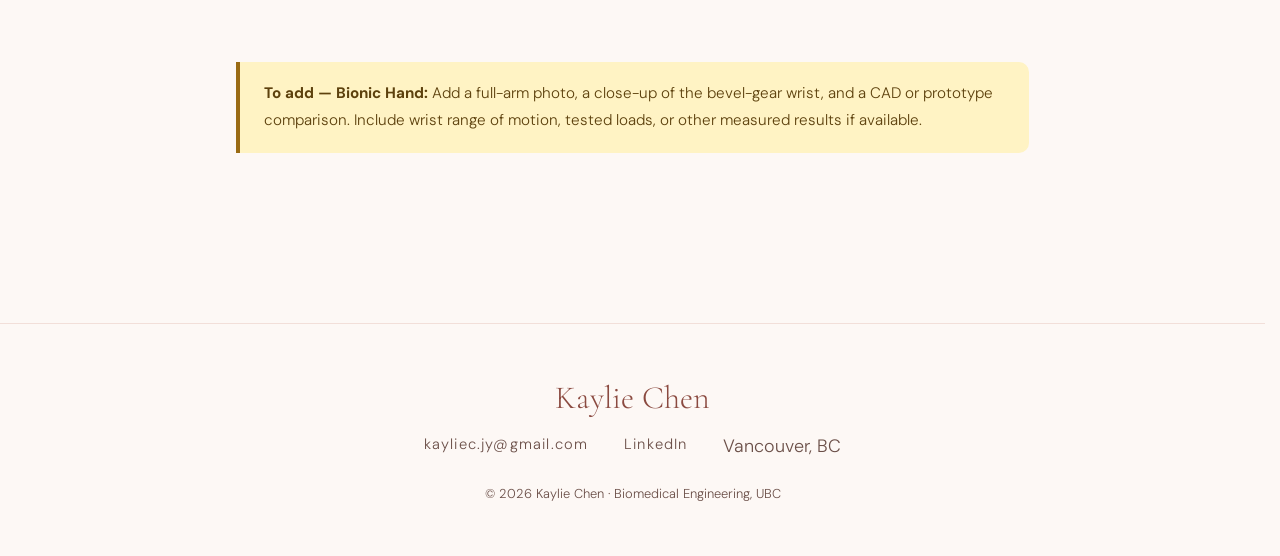
<file: bionics.html>
<!DOCTYPE html>
<html lang="en">
<head>
  <meta charset="UTF-8"/>
  <meta name="viewport" content="width=device-width, initial-scale=1.0"/>
  <title>UBC Bionic Hand — Kaylie Chen</title>
  <link rel="preconnect" href="https://fonts.googleapis.com">
  <link href="https://fonts.googleapis.com/css2?family=Cormorant+Garamond:ital,wght@0,300;0,400;0,500;1,300;1,400&family=DM+Sans:wght@300;400;500&display=swap" rel="stylesheet">
  <link rel="stylesheet" href="shared.css?v=20261016-6">
  <style>
    .hero-accent {
      display: inline-block;
      background: var(--pink);
      padding: 0.2rem 0.8rem;
      border-radius: 50px;
      font-size: 0.8rem;
      letter-spacing: 0.1em;
      color: var(--rose-dark);
      margin-bottom: 1.2rem;
    }

    .timeline {
      position: relative;
      padding-left: 2rem;
      margin-top: 2rem;
    }

    .timeline::before {
      content: '';
      position: absolute;
      left: 0;
      top: 0;
      bottom: 0;
      width: 2px;
      background: linear-gradient(to bottom, var(--rose), var(--pink));
      border-radius: 2px;
    }

    .timeline-item {
      position: relative;
      margin-bottom: 2.5rem;
      padding-left: 1rem;
    }

    .timeline-item::before {
      content: '';
      position: absolute;
      left: -1.6rem;
      top: 0.4rem;
      width: 10px;
      height: 10px;
      background: var(--rose);
      border-radius: 50%;
      border: 2px solid var(--bg);
    }

    .timeline-label {
      font-size: 0.72rem;
      letter-spacing: 0.15em;
      text-transform: uppercase;
      color: var(--rose);
      margin-bottom: 0.3rem;
    }

    .timeline-title {
      font-family: 'Cormorant Garamond', serif;
      font-size: 1.15rem;
      font-weight: 500;
      margin-bottom: 0.4rem;
      color: var(--text);
    }

    .timeline-desc {
      font-size: 0.88rem;
      line-height: 1.75;
      color: var(--text-soft);
    }

    .highlight-box {
      background: linear-gradient(135deg, var(--pink) 0%, #f9e0d8 100%);
      border-radius: 20px;
      padding: 2.5rem;
      margin: 2rem 0;
    }

    .highlight-box h3 {
      font-family: 'Cormorant Garamond', serif;
      font-size: 1.4rem;
      margin-bottom: 1rem;
      color: var(--text);
    }

    .highlight-box ul {
      list-style: none;
      display: flex;
      flex-direction: column;
      gap: 0.6rem;
    }

    .highlight-box ul li {
      font-size: 0.9rem;
      color: var(--text-soft);
      display: flex;
      gap: 0.6rem;
      line-height: 1.6;
    }

    .highlight-box ul li::before {
      content: "✦";
      color: var(--rose);
      flex-shrink: 0;
      margin-top: 2px;
    }
  </style>
  <link rel="icon" href="icon.png">
</head>
<body>

  <nav aria-label="Main navigation"><a class="nav-logo" href="index.html">Kaylie Chen</a><ul class="nav-links"><li><a href="index.html#about">About</a></li><li><a href="index.html#projects">Work</a></li><li><a href="index.html#design-teams">Design Teams</a></li><li><a href="index.html#contact">Contact</a></li><li><a href="assets/Kaylie-Chen-Resume.pdf" target="_blank" rel="noopener">Resume ↗</a></li></ul></nav>

  <a href="index.html" class="back-btn">← Back to Home</a>

  <div class="page-hero">
    <span class="hero-accent">Design Team · Mechanical Sub-Team Lead</span>
    <h1 class="page-title">UBC <em>Bionic Hand</em></h1>
    <div class="divider"></div>
    <p class="page-intro">
      Leading mechanical development through the fourth and fifth iterations of UBC Bionic Hand's
      prosthetic arm, with work spanning body-powered wrist actuation, mechanical design,
      and integration with electrical and controls teams.
    </p>
  </div>

  <!-- OVERVIEW -->
  <div class="content-section reveal">
    <p class="section-label">Overview</p>
    <h2 class="section-heading">The <em>project</em></h2>
    <p class="body-text">
      UBC Bionic Hand is a student design team working to develop low-cost, functional prosthetic 
      limbs. As Mechanical Sub-Team Lead since September 2024, I oversee a seven-member team in the 
      design, prototyping, and manufacturing of the arm's fourth and fifth iterations — focused on improving 
      functionality, reliability, and manufacturability compared to previous versions.
    </p>
    <p class="body-text">My mechanism work includes a gear-driven wrist using bevel gears and compliant linkages for controlled actuation in a fully mechanical, body-powered prosthetic arm. Torque and load analysis supported gear sizing, component strength, and the potential for future motorized iterations.</p>

    <div class="skills-row">
      <span class="skill-tag">SolidWorks</span>
      <span class="skill-tag">3D Printing (FDM)</span>
      <span class="skill-tag">Tolerance Analysis</span>
      <span class="skill-tag">Gear Design</span>
      <span class="skill-tag">Machining</span>
      <span class="skill-tag">Systems Integration</span>
      <span class="skill-tag">Team Leadership</span>
    </div>
  </div>

  <!-- GOALS & ACHIEVEMENTS -->
  <div class="content-section reveal">
    <p class="section-label">Goals & Achievements</p>
    <h2 class="section-heading">What I <em>set out to do</em> — and did</h2>

    <div class="highlight-box">
      <h3>Key Accomplishments ✦</h3>
      <ul>
        <li>Helped deliver a prosthetic-arm iteration <strong>ahead of schedule</strong> with full functionality through coordinated design reviews</li>
        <li>Led a seven-member mechanical sub-team, defining design objectives, establishing the mechanical design framework, and managing project timelines</li>
        <li>Facilitated structured design reviews, milestone planning, and communication with electrical and controls teams to improve design accountability and integration</li>
        <li>Researched and prototyped a <strong>gear-based wrist rotation mechanism</strong> using bevel gears and compliant linkages for controlled, natural-feeling actuation</li>
        <li>Performed gear torque analysis and load analysis to verify gear strength under applied wrist loads — ensuring structural reliability and adaptability for future motorized upgrades</li>
        <li>Coordinated cross-functional integration with the electrical sub-team for smooth systems-level performance</li>
      </ul>
    </div>
  </div>

  <!-- TIMELINE -->
  <div class="content-section reveal">
    <p class="section-label">Process</p>
    <h2 class="section-heading">Design <em>journey</em></h2>

    <div class="timeline">
      <div class="timeline-item">
        <p class="timeline-label">Phase 1 · Requirements</p>
        <h4 class="timeline-title">Defining the Design Framework</h4>
        <p class="timeline-desc">Established design objectives and requirements in collaboration with the full team. Set mechanical performance targets around range of motion, load capacity, and assembly reproducibility.</p>
      </div>
      <div class="timeline-item">
        <p class="timeline-label">Phase 2 · Concept Design</p>
        <h4 class="timeline-title">Wrist Mechanism Research & Prototyping</h4>
        <p class="timeline-desc">Researched bevel gear configurations and compliant linkage systems. Created early CAD concepts in SolidWorks and ran initial torque analysis to evaluate feasibility.</p>
      </div>
      <div class="timeline-item">
        <p class="timeline-label">Phase 3 · Iteration</p>
        <h4 class="timeline-title">FDM Prototyping & Testing</h4>
        <p class="timeline-desc">Iterated through multiple 3D-printed prototypes with each cycle improving dimensional accuracy, fit, and mechanical performance. Applied tolerance analysis to all critical interfaces.</p>
      </div>
      <div class="timeline-item">
        <p class="timeline-label">Phase 4 · Integration</p>
        <h4 class="timeline-title">Cross-Functional Systems Integration</h4>
        <p class="timeline-desc">Worked with electrical and controls teams to align interfaces, ownership, and milestones. Prioritized high-risk tasks and balanced work across parallel mechanical projects.</p>
      </div>
      <div class="timeline-item">
        <p class="timeline-label">Phase 5 · Delivery</p>
        <h4 class="timeline-title">Functional Delivery &amp; Continued Iteration</h4>
        <p class="timeline-desc">Coordinated design reviews to deliver a functional arm iteration ahead of schedule, while continuing mechanical development through the fourth and fifth iterations.</p>
      </div>
    </div>
  </div>

<section class="content-section"><aside class="editor-note"><strong>To add — Bionic Hand:</strong> Add a full-arm photo, a close-up of the bevel-gear wrist, and a CAD or prototype comparison. Include wrist range of motion, tested loads, or other measured results if available.</aside></section>
  <footer id="contact">
    <div class="footer-name">Kaylie Chen</div>
    <div class="footer-links">
      <a href="mailto:kayliec.jy@gmail.com">kayliec.jy@gmail.com</a>
      <a href="https://www.linkedin.com/in/kayliecjy" target="_blank" rel="noopener noreferrer">LinkedIn</a>
      <span style="color: var(--text-soft)">Vancouver, BC</span>
    </div>
    <p class="footer-copy">© 2026 Kaylie Chen · Biomedical Engineering, UBC</p>
  </footer>


</body>
</html>
</file>
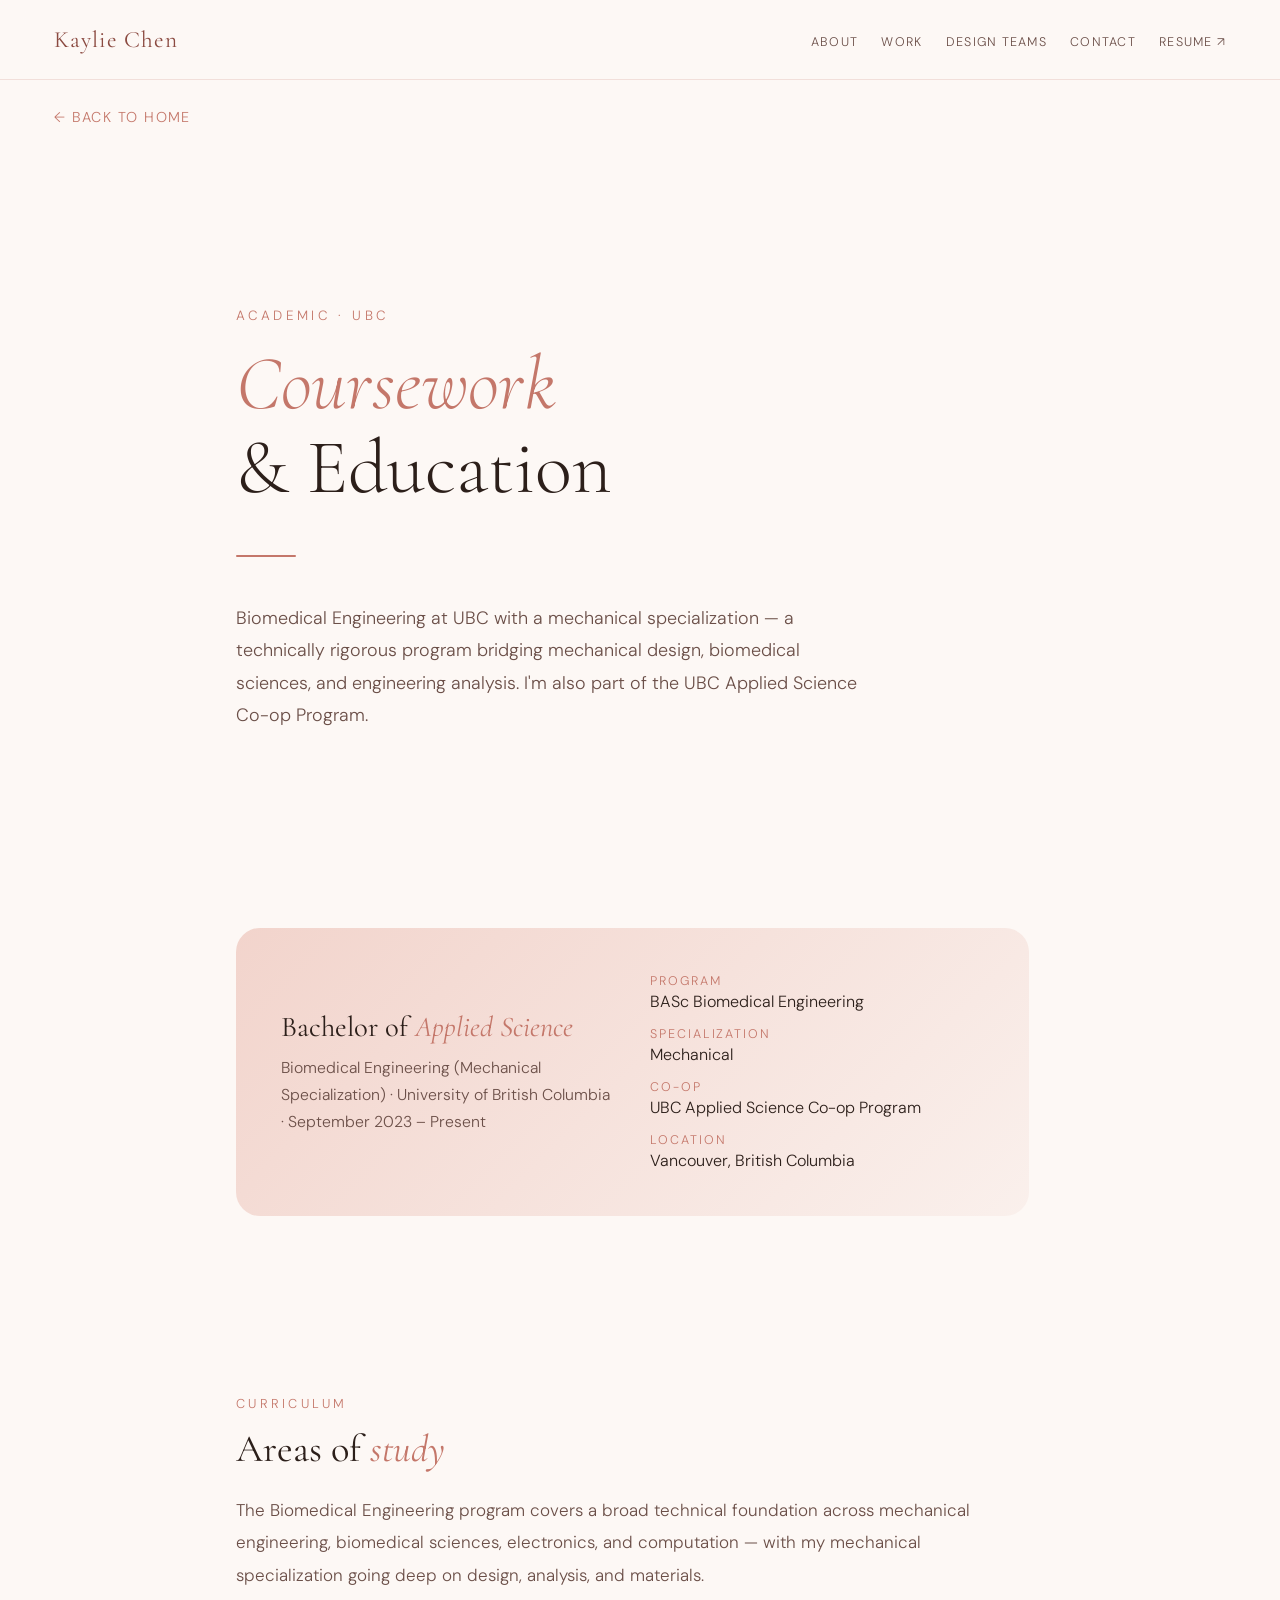
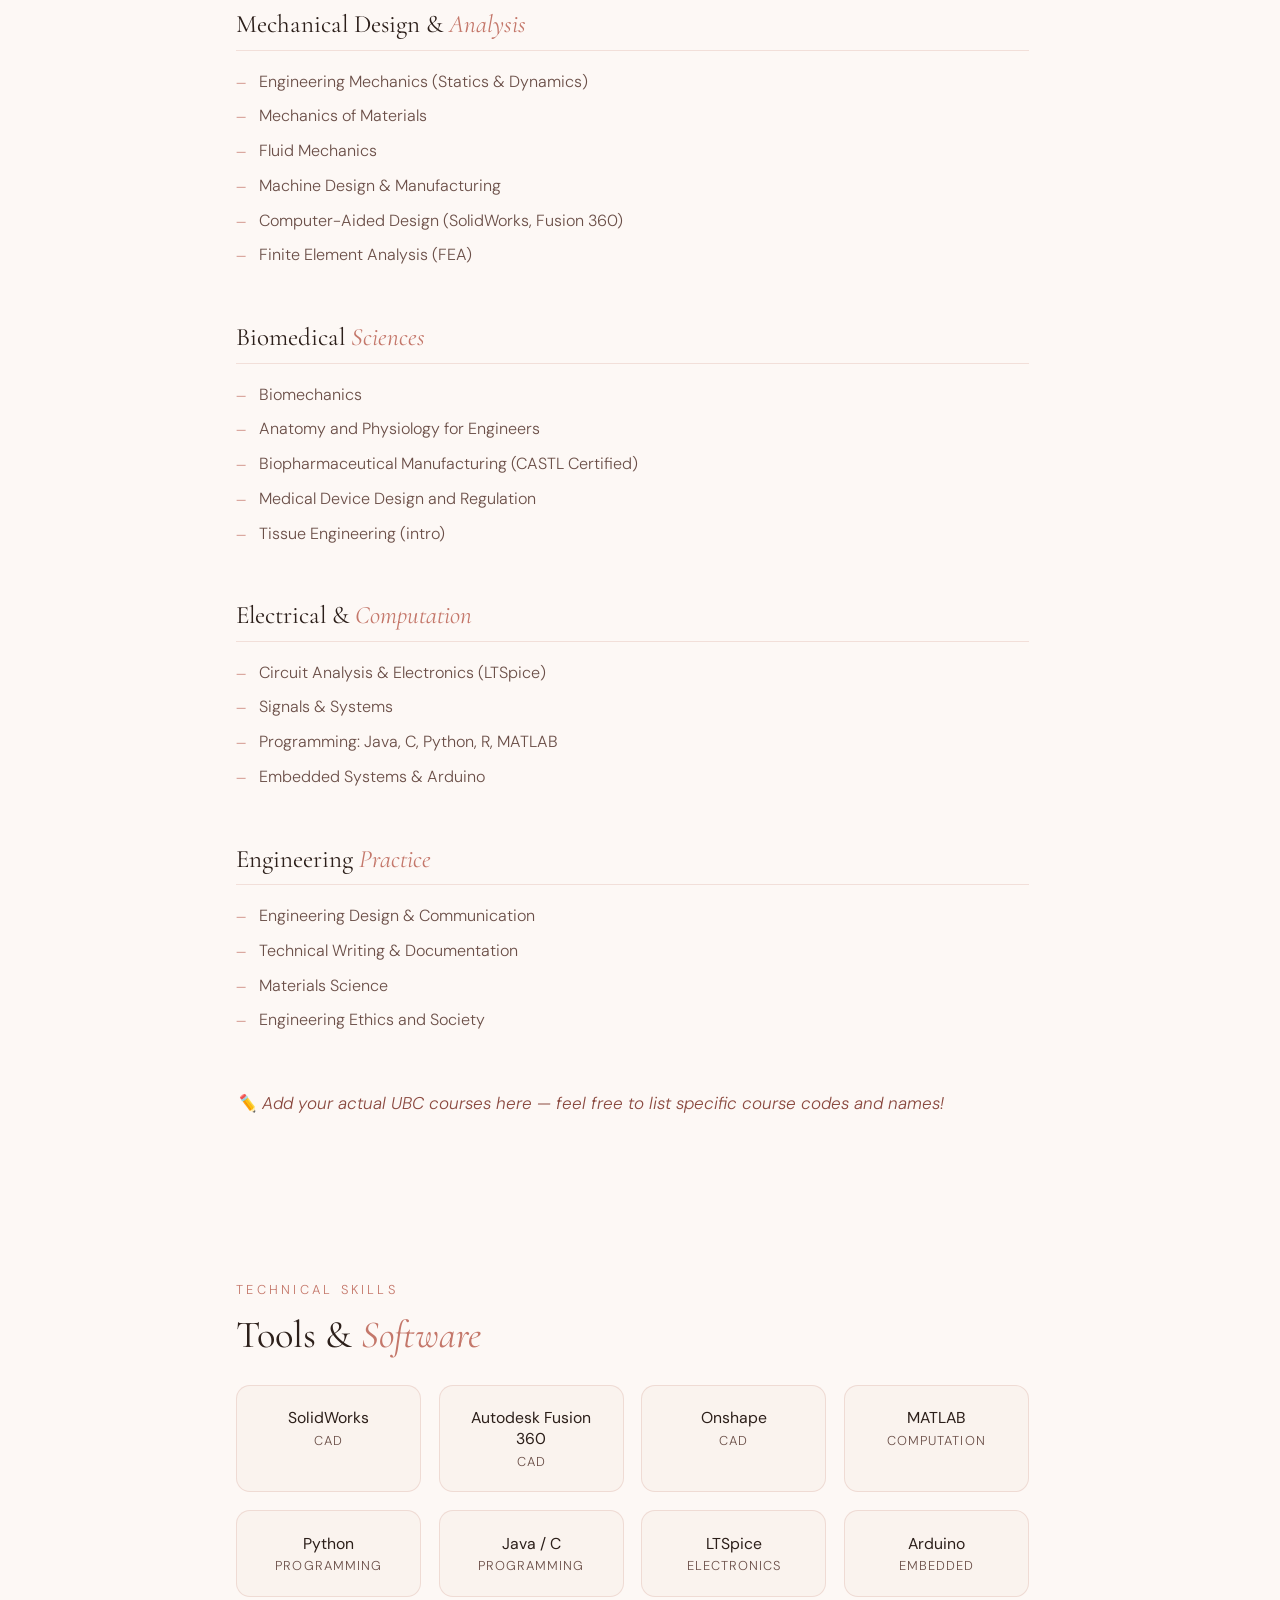
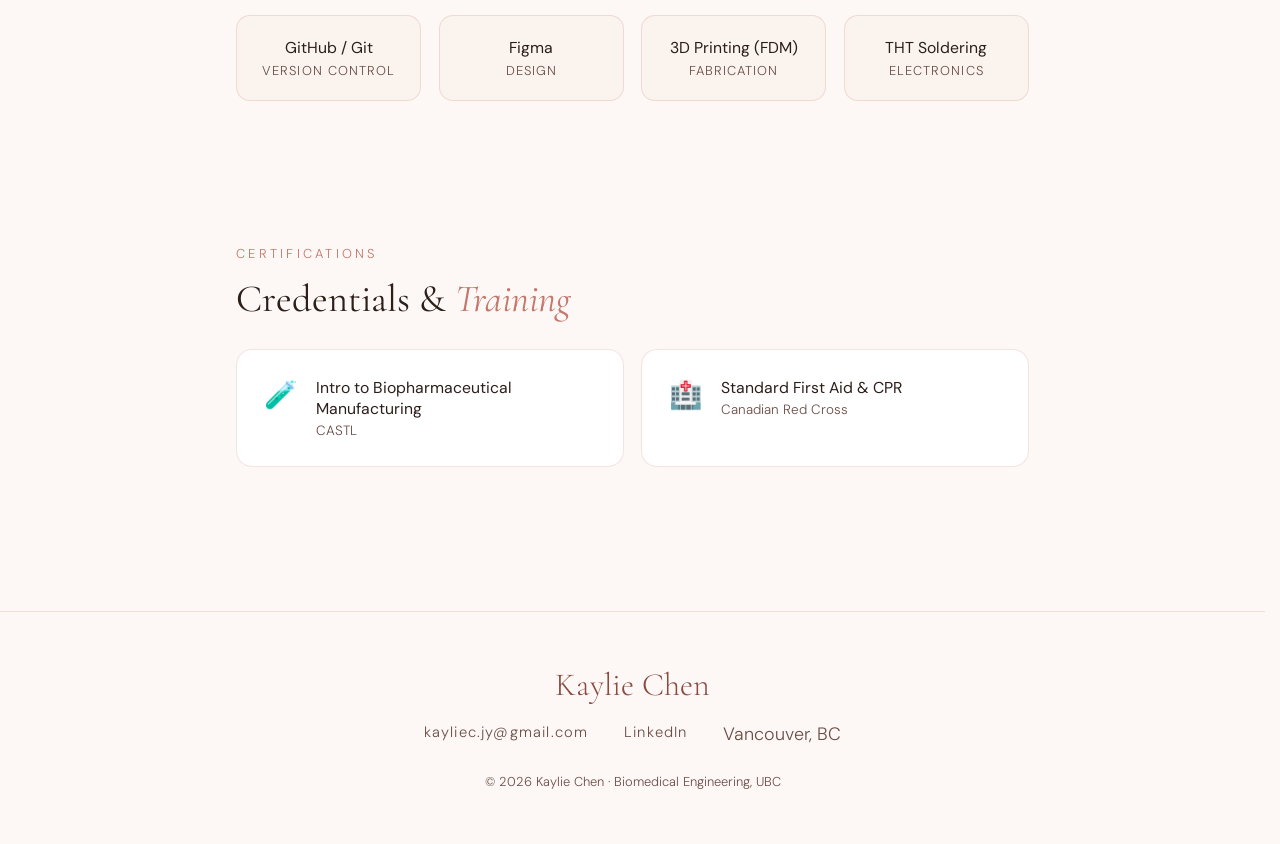
<file: coursework.html>
<!DOCTYPE html>
<html lang="en">
<head>
  <meta charset="UTF-8"/>
  <meta name="viewport" content="width=device-width, initial-scale=1.0"/>
  <title>Coursework — Kaylie Chen</title>
  <link rel="preconnect" href="https://fonts.googleapis.com">
  <link href="https://fonts.googleapis.com/css2?family=Cormorant+Garamond:ital,wght@0,300;0,400;0,500;1,300;1,400&family=DM+Sans:wght@300;400;500&display=swap" rel="stylesheet">
  <link rel="stylesheet" href="shared.css?v=20261016-6">
  <style>
    .course-area {
      margin-bottom: 3rem;
    }

    .course-area-title {
      font-family: 'Cormorant Garamond', serif;
      font-size: 1.4rem;
      font-weight: 400;
      color: var(--text);
      margin-bottom: 1rem;
      padding-bottom: 0.6rem;
      border-bottom: 1px solid var(--border);
    }

    .course-area-title em { font-style: italic; color: var(--rose); }

    .course-list {
      list-style: none;
      display: flex;
      flex-direction: column;
      gap: 0.5rem;
      margin-top: 1rem;
    }

    .course-list li {
      font-size: 0.9rem;
      color: var(--text-soft);
      display: flex;
      gap: 0.7rem;
      align-items: baseline;
      line-height: 1.6;
    }

    .course-list li::before {
      content: "—";
      color: var(--rose);
      flex-shrink: 0;
      font-size: 0.7rem;
    }

    .program-box {
      background: linear-gradient(135deg, var(--pink) 0%, #faf0ec 100%);
      border-radius: 24px;
      padding: 2.5rem;
      margin: 2rem 0;
      display: grid;
      grid-template-columns: 1fr 1fr;
      gap: 2rem;
      align-items: center;
    }

    .program-box h3 {
      font-family: 'Cormorant Garamond', serif;
      font-size: 1.6rem;
      font-weight: 400;
      color: var(--text);
      line-height: 1.3;
      margin-bottom: 0.5rem;
    }

    .program-box h3 em { font-style: italic; color: var(--rose); }

    .program-box p {
      font-size: 0.88rem;
      color: var(--text-soft);
      line-height: 1.7;
    }

    .program-details {
      display: flex;
      flex-direction: column;
      gap: 0.8rem;
    }

    .program-detail {
      display: flex;
      flex-direction: column;
      gap: 0.1rem;
    }

    .detail-label {
      font-size: 0.7rem;
      letter-spacing: 0.15em;
      text-transform: uppercase;
      color: var(--rose);
    }

    .detail-value {
      font-size: 0.9rem;
      color: var(--text);
    }

    .certs-grid {
      display: grid;
      grid-template-columns: repeat(auto-fit, minmax(220px, 1fr));
      gap: 1rem;
      margin-top: 1.5rem;
    }

    .cert-card {
      background: white;
      border: 1px solid var(--border);
      border-radius: 16px;
      padding: 1.5rem;
      display: flex;
      align-items: flex-start;
      gap: 1rem;
    }

    .cert-icon {
      font-size: 1.5rem;
      flex-shrink: 0;
    }

    .cert-name {
      font-size: 0.88rem;
      color: var(--text);
      font-weight: 400;
      margin-bottom: 0.2rem;
    }

    .cert-org {
      font-size: 0.75rem;
      color: var(--text-soft);
    }

    .tools-grid {
      display: grid;
      grid-template-columns: repeat(auto-fit, minmax(160px, 1fr));
      gap: 1rem;
      margin-top: 1.5rem;
    }

    .tool-card {
      background: var(--cream);
      border: 1px solid var(--border);
      border-radius: 14px;
      padding: 1.2rem;
      text-align: center;
    }

    .tool-name {
      font-size: 0.88rem;
      font-weight: 400;
      color: var(--text);
      margin-bottom: 0.2rem;
    }

    .tool-category {
      font-size: 0.72rem;
      color: var(--text-soft);
      letter-spacing: 0.08em;
      text-transform: uppercase;
    }

    @media (max-width: 768px) {
      .program-box { grid-template-columns: 1fr; }
    }
  </style>
  <link rel="icon" href="icon.png">
</head>
<body>

  <nav aria-label="Main navigation"><a class="nav-logo" href="index.html">Kaylie Chen</a><ul class="nav-links"><li><a href="index.html#about">About</a></li><li><a href="index.html#projects">Work</a></li><li><a href="index.html#design-teams">Design Teams</a></li><li><a href="index.html#contact">Contact</a></li><li><a href="assets/Kaylie-Chen-Resume.pdf" target="_blank" rel="noopener">Resume ↗</a></li></ul></nav>

  <a href="index.html" class="back-btn">← Back to Home</a>

  <div class="page-hero">
    <p class="page-tag">Academic · UBC</p>
    <h1 class="page-title"><em>Coursework</em><br>& Education</h1>
    <div class="divider"></div>
    <p class="page-intro">
      Biomedical Engineering at UBC with a mechanical specialization — a technically rigorous 
      program bridging mechanical design, biomedical sciences, and engineering analysis. 
      I'm also part of the UBC Applied Science Co-op Program.
    </p>
  </div>

  <!-- PROGRAM INFO -->
  <div class="content-section reveal">
    <div class="program-box">
      <div>
        <h3>Bachelor of <em>Applied Science</em></h3>
        <p>Biomedical Engineering (Mechanical Specialization) · University of British Columbia · September 2023 – Present</p>
      </div>
      <div class="program-details">
        <div class="program-detail">
          <span class="detail-label">Program</span>
          <span class="detail-value">BASc Biomedical Engineering</span>
        </div>
        <div class="program-detail">
          <span class="detail-label">Specialization</span>
          <span class="detail-value">Mechanical</span>
        </div>
        <div class="program-detail">
          <span class="detail-label">Co-op</span>
          <span class="detail-value">UBC Applied Science Co-op Program</span>
        </div>
        <div class="program-detail">
          <span class="detail-label">Location</span>
          <span class="detail-value">Vancouver, British Columbia</span>
        </div>
      </div>
    </div>
  </div>

  <!-- COURSE AREAS -->
  <div class="content-section reveal">
    <p class="section-label">Curriculum</p>
    <h2 class="section-heading">Areas of <em>study</em></h2>
    <p class="body-text">
      The Biomedical Engineering program covers a broad technical foundation across mechanical 
      engineering, biomedical sciences, electronics, and computation — with my mechanical 
      specialization going deep on design, analysis, and materials.
    </p>

    <div class="course-area">
      <h3 class="course-area-title">Mechanical Design & <em>Analysis</em></h3>
      <ul class="course-list">
        <li>Engineering Mechanics (Statics & Dynamics)</li>
        <li>Mechanics of Materials</li>
        <li>Fluid Mechanics</li>
        <li>Machine Design & Manufacturing</li>
        <li>Computer-Aided Design (SolidWorks, Fusion 360)</li>
        <li>Finite Element Analysis (FEA)</li>
      </ul>
    </div>

    <div class="course-area">
      <h3 class="course-area-title">Biomedical <em>Sciences</em></h3>
      <ul class="course-list">
        <li>Biomechanics</li>
        <li>Anatomy and Physiology for Engineers</li>
        <li>Biopharmaceutical Manufacturing (CASTL Certified)</li>
        <li>Medical Device Design and Regulation</li>
        <li>Tissue Engineering (intro)</li>
      </ul>
    </div>

    <div class="course-area">
      <h3 class="course-area-title">Electrical & <em>Computation</em></h3>
      <ul class="course-list">
        <li>Circuit Analysis & Electronics (LTSpice)</li>
        <li>Signals & Systems</li>
        <li>Programming: Java, C, Python, R, MATLAB</li>
        <li>Embedded Systems & Arduino</li>
      </ul>
    </div>

    <div class="course-area">
      <h3 class="course-area-title">Engineering <em>Practice</em></h3>
      <ul class="course-list">
        <li>Engineering Design & Communication</li>
        <li>Technical Writing & Documentation</li>
        <li>Materials Science</li>
        <li>Engineering Ethics and Society</li>
      </ul>
    </div>

    <p class="body-text" style="margin-top: 1rem; font-style: italic; color: var(--rose-dark);">
      ✏️ Add your actual UBC courses here — feel free to list specific course codes and names!
    </p>
  </div>

  <!-- TOOLS & SOFTWARE -->
  <div class="content-section reveal">
    <p class="section-label">Technical Skills</p>
    <h2 class="section-heading">Tools & <em>Software</em></h2>
    <div class="tools-grid">
      <div class="tool-card"><div class="tool-name">SolidWorks</div><div class="tool-category">CAD</div></div>
      <div class="tool-card"><div class="tool-name">Autodesk Fusion 360</div><div class="tool-category">CAD</div></div>
      <div class="tool-card"><div class="tool-name">Onshape</div><div class="tool-category">CAD</div></div>
      <div class="tool-card"><div class="tool-name">MATLAB</div><div class="tool-category">Computation</div></div>
      <div class="tool-card"><div class="tool-name">Python</div><div class="tool-category">Programming</div></div>
      <div class="tool-card"><div class="tool-name">Java / C</div><div class="tool-category">Programming</div></div>
      <div class="tool-card"><div class="tool-name">LTSpice</div><div class="tool-category">Electronics</div></div>
      <div class="tool-card"><div class="tool-name">Arduino</div><div class="tool-category">Embedded</div></div>
      <div class="tool-card"><div class="tool-name">GitHub / Git</div><div class="tool-category">Version Control</div></div>
      <div class="tool-card"><div class="tool-name">Figma</div><div class="tool-category">Design</div></div>
      <div class="tool-card"><div class="tool-name">3D Printing (FDM)</div><div class="tool-category">Fabrication</div></div>
      <div class="tool-card"><div class="tool-name">THT Soldering</div><div class="tool-category">Electronics</div></div>
    </div>
  </div>

  <!-- CERTIFICATIONS -->
  <div class="content-section reveal">
    <p class="section-label">Certifications</p>
    <h2 class="section-heading">Credentials & <em>Training</em></h2>
    <div class="certs-grid">
      <div class="cert-card">
        <div class="cert-icon">🧪</div>
        <div>
          <div class="cert-name">Intro to Biopharmaceutical Manufacturing</div>
          <div class="cert-org">CASTL</div>
        </div>
      </div>
      <div class="cert-card">
        <div class="cert-icon">🏥</div>
        <div>
          <div class="cert-name">Standard First Aid & CPR</div>
          <div class="cert-org">Canadian Red Cross</div>
        </div>
      </div>
    </div>
  </div>

  <footer id="contact">
    <div class="footer-name">Kaylie Chen</div>
    <div class="footer-links">
      <a href="mailto:kayliec.jy@gmail.com">kayliec.jy@gmail.com</a>
      <a href="https://www.linkedin.com/in/kayliecjy" target="_blank" rel="noopener noreferrer">LinkedIn</a>
      <span style="color: var(--text-soft)">Vancouver, BC</span>
    </div>
    <p class="footer-copy">© 2026 Kaylie Chen · Biomedical Engineering, UBC</p>
  </footer>


</body>
</html>
</file>
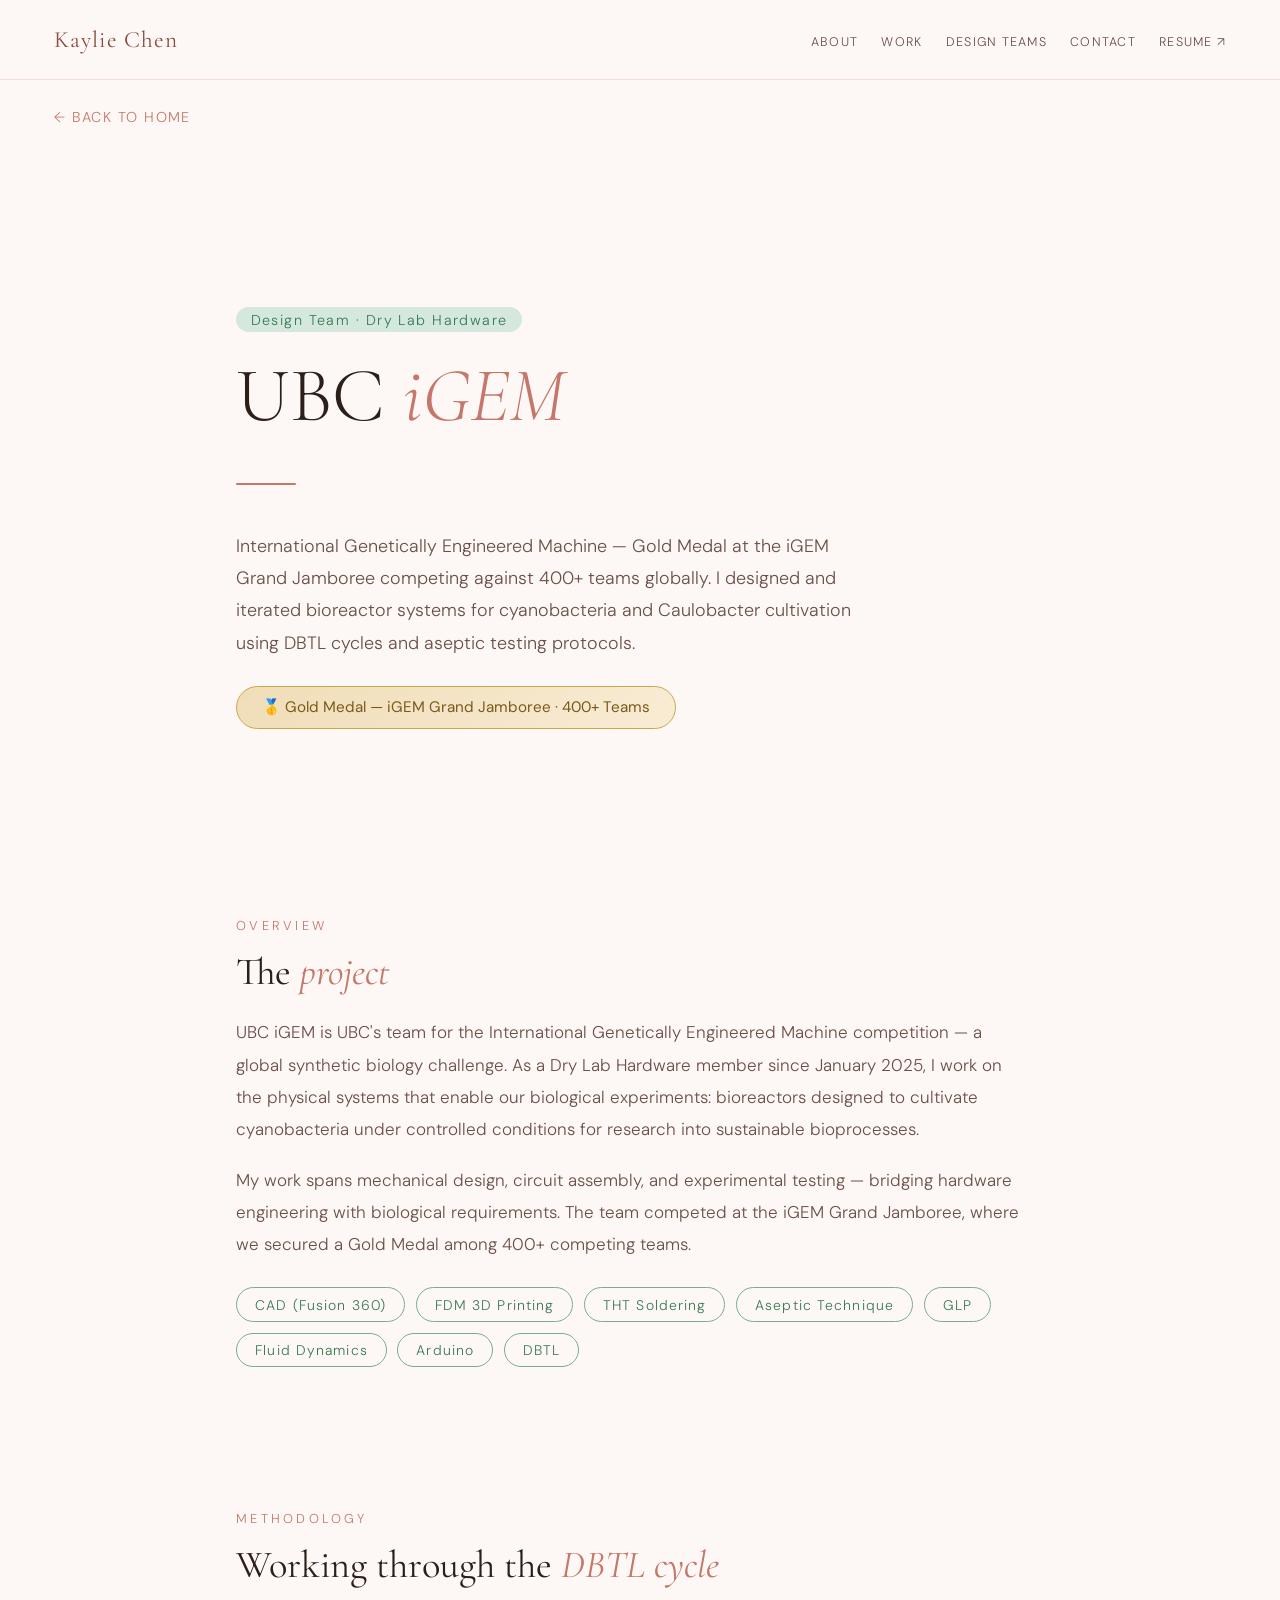
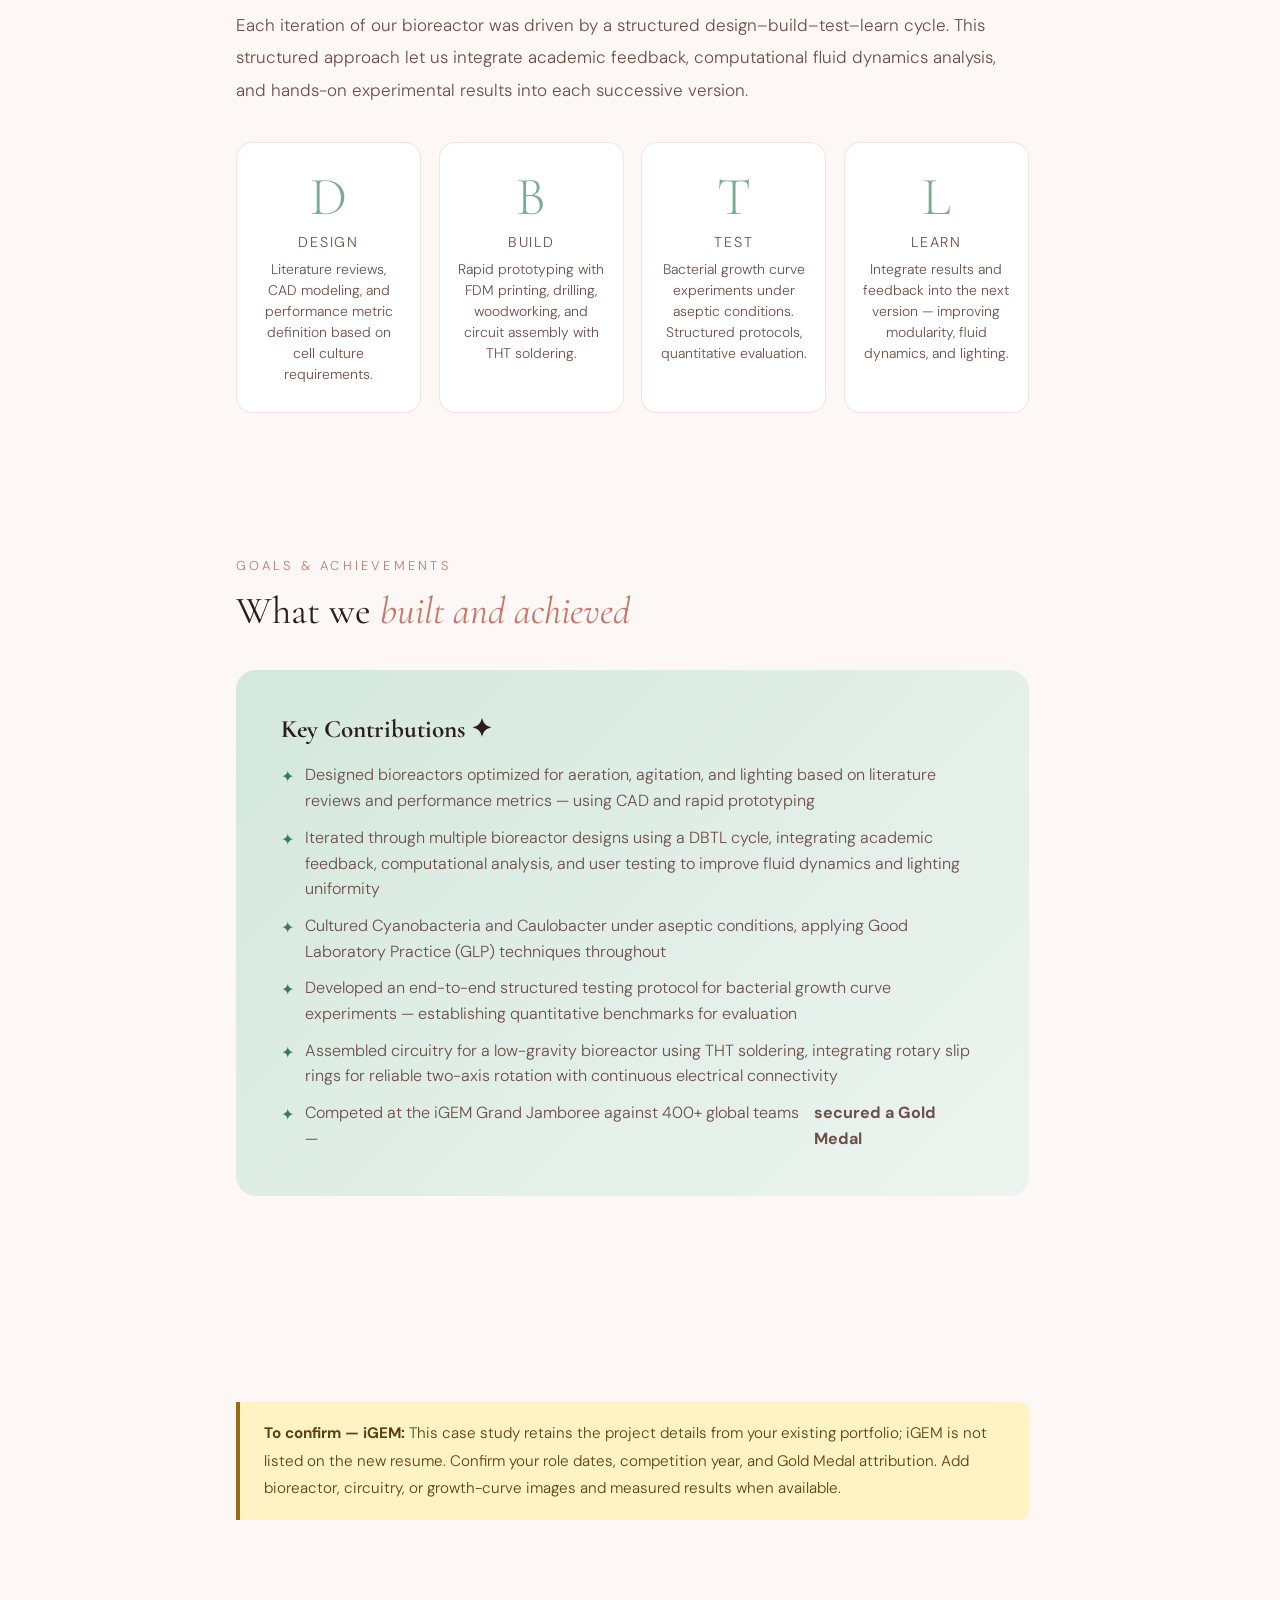
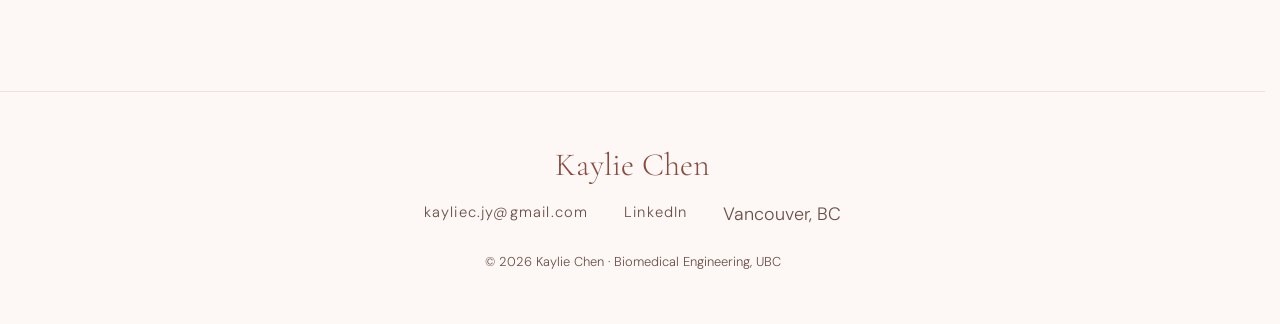
<file: igem.html>
<!DOCTYPE html>
<html lang="en">
<head>
  <meta charset="UTF-8"/>
  <meta name="viewport" content="width=device-width, initial-scale=1.0"/>
  <title>UBC iGEM — Kaylie Chen</title>
  <link rel="preconnect" href="https://fonts.googleapis.com">
  <link href="https://fonts.googleapis.com/css2?family=Cormorant+Garamond:ital,wght@0,300;0,400;0,500;1,300;1,400&family=DM+Sans:wght@300;400;500&display=swap" rel="stylesheet">
  <link rel="stylesheet" href="shared.css?v=20261016-6">
  <style>
    .hero-accent {
      display: inline-block;
      background: #d4e8dd;
      padding: 0.2rem 0.8rem;
      border-radius: 50px;
      font-size: 0.8rem;
      letter-spacing: 0.1em;
      color: #3a7a56;
      margin-bottom: 1.2rem;
    }

    .gold-badge {
      display: inline-flex;
      align-items: center;
      gap: 0.5rem;
      background: linear-gradient(135deg, #f0ddb8, #f9ecd4);
      border: 1px solid #c9a84c;
      border-radius: 50px;
      padding: 0.6rem 1.4rem;
      font-size: 0.85rem;
      font-weight: 400;
      color: #7a5a1a;
      margin: 1.5rem 0;
    }

    .dbtl-grid {
      display: grid;
      grid-template-columns: repeat(4, 1fr);
      gap: 1rem;
      margin-top: 2rem;
    }

    .dbtl-card {
      text-align: center;
      padding: 1.5rem 1rem;
      border-radius: 16px;
      background: white;
      border: 1px solid var(--border);
    }

    .dbtl-letter {
      font-family: 'Cormorant Garamond', serif;
      font-size: 3rem;
      font-weight: 300;
      color: #7aad8f;
      line-height: 1;
      margin-bottom: 0.5rem;
    }

    .dbtl-word {
      font-size: 0.8rem;
      letter-spacing: 0.12em;
      text-transform: uppercase;
      color: var(--text-soft);
      margin-bottom: 0.5rem;
    }

    .dbtl-desc {
      font-size: 0.78rem;
      color: var(--text-soft);
      line-height: 1.5;
    }

    .highlight-box {
      background: linear-gradient(135deg, #d4e8dd 0%, #edf4f0 100%);
      border-radius: 20px;
      padding: 2.5rem;
      margin: 2rem 0;
    }

    .highlight-box h3 {
      font-family: 'Cormorant Garamond', serif;
      font-size: 1.4rem;
      margin-bottom: 1rem;
      color: var(--text);
    }

    .highlight-box ul {
      list-style: none;
      display: flex;
      flex-direction: column;
      gap: 0.6rem;
    }

    .highlight-box ul li {
      font-size: 0.9rem;
      color: var(--text-soft);
      display: flex;
      gap: 0.6rem;
      line-height: 1.6;
    }

    .highlight-box ul li::before {
      content: "✦";
      color: #3a7a56;
      flex-shrink: 0;
      margin-top: 2px;
    }

    .skill-tag.green {
      border-color: #7aad8f;
      color: #3a7a56;
    }

    @media (max-width: 768px) {
      .dbtl-grid { grid-template-columns: repeat(2, 1fr); }
    }
  </style>
  <link rel="icon" href="icon.png">
</head>
<body>

  <nav aria-label="Main navigation"><a class="nav-logo" href="index.html">Kaylie Chen</a><ul class="nav-links"><li><a href="index.html#about">About</a></li><li><a href="index.html#projects">Work</a></li><li><a href="index.html#design-teams">Design Teams</a></li><li><a href="index.html#contact">Contact</a></li><li><a href="assets/Kaylie-Chen-Resume.pdf" target="_blank" rel="noopener">Resume ↗</a></li></ul></nav>

  <a href="index.html" class="back-btn">← Back to Home</a>

  <div class="page-hero">
    <span class="hero-accent">Design Team · Dry Lab Hardware</span>
    <h1 class="page-title">UBC <em>iGEM</em></h1>
    <div class="divider"></div>
    <p class="page-intro">
      International Genetically Engineered Machine — Gold Medal at the iGEM Grand Jamboree 
      competing against 400+ teams globally. I designed and iterated bioreactor systems for 
      cyanobacteria and Caulobacter cultivation using DBTL cycles and aseptic testing protocols.
    </p>
    <div class="gold-badge">
      🥇 Gold Medal — iGEM Grand Jamboree · 400+ Teams
    </div>
  </div>

  <!-- OVERVIEW -->
  <div class="content-section reveal">
    <p class="section-label">Overview</p>
    <h2 class="section-heading">The <em>project</em></h2>
    <p class="body-text">
      UBC iGEM is UBC's team for the International Genetically Engineered Machine competition — 
      a global synthetic biology challenge. As a Dry Lab Hardware member since January 2025, 
      I work on the physical systems that enable our biological experiments: bioreactors designed 
      to cultivate cyanobacteria under controlled conditions for research into sustainable 
      bioprocesses.
    </p>
    <p class="body-text">
      My work spans mechanical design, circuit assembly, and experimental testing — bridging 
      hardware engineering with biological requirements. The team competed at the iGEM Grand 
      Jamboree, where we secured a Gold Medal among 400+ competing teams.
    </p>

    <div class="skills-row">
      <span class="skill-tag green">CAD (Fusion 360)</span>
      <span class="skill-tag green">FDM 3D Printing</span>
      <span class="skill-tag green">THT Soldering</span>
      <span class="skill-tag green">Aseptic Technique</span>
      <span class="skill-tag green">GLP</span>
      <span class="skill-tag green">Fluid Dynamics</span>
      <span class="skill-tag green">Arduino</span>
      <span class="skill-tag green">DBTL</span>
    </div>
  </div>

  <!-- DBTL CYCLE -->
  <div class="content-section reveal">
    <p class="section-label">Methodology</p>
    <h2 class="section-heading">Working through the <em>DBTL cycle</em></h2>
    <p class="body-text">
      Each iteration of our bioreactor was driven by a structured design–build–test–learn 
      cycle. This structured approach let us integrate academic feedback, computational fluid 
      dynamics analysis, and hands-on experimental results into each successive version.
    </p>
    <div class="dbtl-grid">
      <div class="dbtl-card">
        <div class="dbtl-letter">D</div>
        <div class="dbtl-word">Design</div>
        <p class="dbtl-desc">Literature reviews, CAD modeling, and performance metric definition based on cell culture requirements.</p>
      </div>
      <div class="dbtl-card">
        <div class="dbtl-letter">B</div>
        <div class="dbtl-word">Build</div>
        <p class="dbtl-desc">Rapid prototyping with FDM printing, drilling, woodworking, and circuit assembly with THT soldering.</p>
      </div>
      <div class="dbtl-card">
        <div class="dbtl-letter">T</div>
        <div class="dbtl-word">Test</div>
        <p class="dbtl-desc">Bacterial growth curve experiments under aseptic conditions. Structured protocols, quantitative evaluation.</p>
      </div>
      <div class="dbtl-card">
        <div class="dbtl-letter">L</div>
        <div class="dbtl-word">Learn</div>
        <p class="dbtl-desc">Integrate results and feedback into the next version — improving modularity, fluid dynamics, and lighting.</p>
      </div>
    </div>
  </div>

  <!-- ACHIEVEMENTS -->
  <div class="content-section reveal">
    <p class="section-label">Goals & Achievements</p>
    <h2 class="section-heading">What we <em>built and achieved</em></h2>

    <div class="highlight-box">
      <h3>Key Contributions ✦</h3>
      <ul>
        <li>Designed bioreactors optimized for aeration, agitation, and lighting based on literature reviews and performance metrics — using CAD and rapid prototyping</li>
        <li>Iterated through multiple bioreactor designs using a DBTL cycle, integrating academic feedback, computational analysis, and user testing to improve fluid dynamics and lighting uniformity</li>
        <li>Cultured Cyanobacteria and Caulobacter under aseptic conditions, applying Good Laboratory Practice (GLP) techniques throughout</li>
        <li>Developed an end-to-end structured testing protocol for bacterial growth curve experiments — establishing quantitative benchmarks for evaluation</li>
        <li>Assembled circuitry for a low-gravity bioreactor using THT soldering, integrating rotary slip rings for reliable two-axis rotation with continuous electrical connectivity</li>
        <li>Competed at the iGEM Grand Jamboree against 400+ global teams — <strong>secured a Gold Medal</strong></li>
      </ul>
    </div>
  </div>

<section class="content-section"><aside class="editor-note"><strong>To confirm — iGEM:</strong> This case study retains the project details from your existing portfolio; iGEM is not listed on the new resume. Confirm your role dates, competition year, and Gold Medal attribution. Add bioreactor, circuitry, or growth-curve images and measured results when available.</aside></section>
  <footer id="contact">
    <div class="footer-name">Kaylie Chen</div>
    <div class="footer-links">
      <a href="mailto:kayliec.jy@gmail.com">kayliec.jy@gmail.com</a>
      <a href="https://www.linkedin.com/in/kayliecjy" target="_blank" rel="noopener noreferrer">LinkedIn</a>
      <span style="color: var(--text-soft)">Vancouver, BC</span>
    </div>
    <p class="footer-copy">© 2026 Kaylie Chen · Biomedical Engineering, UBC</p>
  </footer>


</body>
</html>
</file>
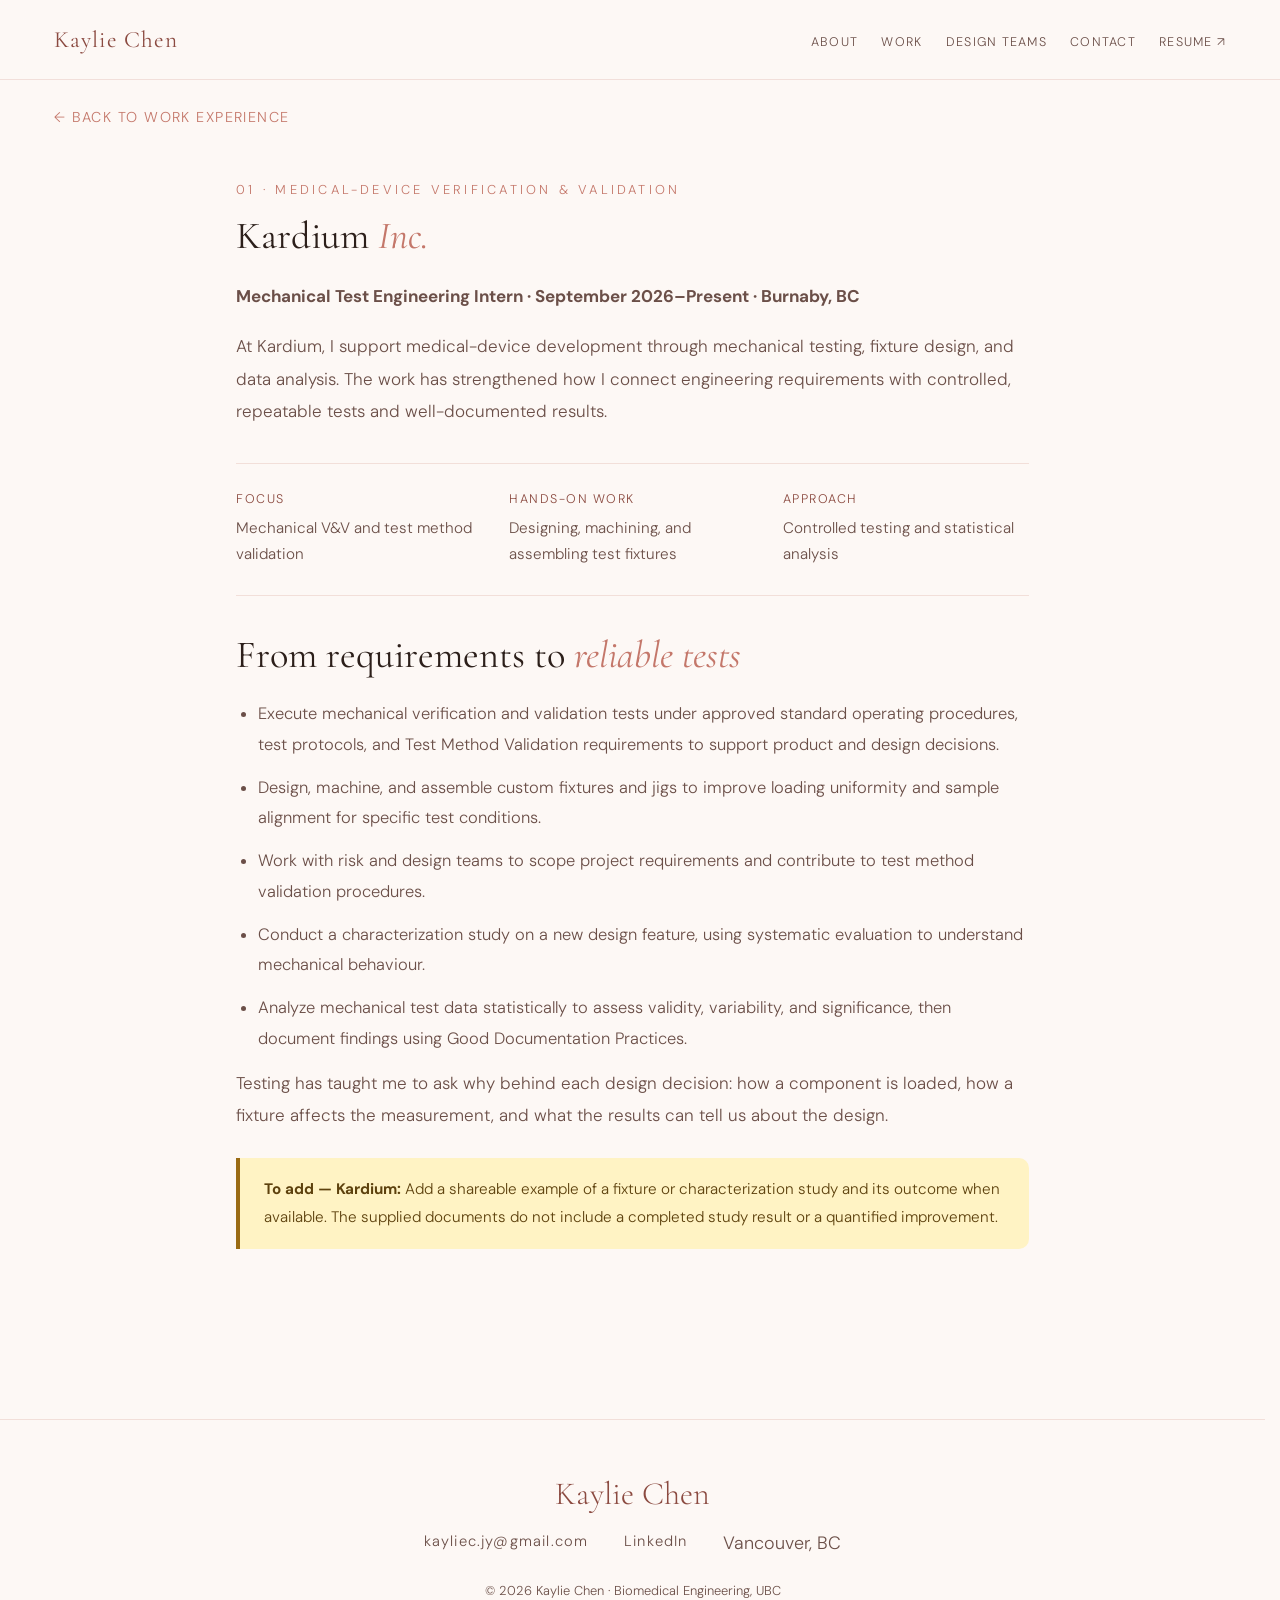
<file: kardium.html>
<!DOCTYPE html>
<html lang="en">
<head>
  <meta charset="UTF-8"/>
  <meta name="viewport" content="width=device-width, initial-scale=1.0"/>
  <title>Kardium — Kaylie Chen</title>
  <link rel="preconnect" href="https://fonts.googleapis.com">
  <link href="https://fonts.googleapis.com/css2?family=Cormorant+Garamond:ital,wght@0,300;0,400;0,500;1,300;1,400&family=DM+Sans:wght@300;400;500&display=swap" rel="stylesheet">
  <link rel="stylesheet" href="shared.css?v=20261016-6">

  <link rel="icon" href="icon.png">
</head>
<body>

  <nav aria-label="Main navigation"><a class="nav-logo" href="index.html">Kaylie Chen</a><ul class="nav-links"><li><a href="index.html#about">About</a></li><li><a href="index.html#projects">Work</a></li><li><a href="index.html#design-teams">Design Teams</a></li><li><a href="index.html#contact">Contact</a></li><li><a href="assets/Kaylie-Chen-Resume.pdf" target="_blank" rel="noopener">Resume ↗</a></li></ul></nav>

<a class="back-btn" href="index.html#projects">← Back to work experience</a><main class="content-section individual-case">
    <p class="section-label">01 · Medical-device verification &amp; validation</p>
    <h1 class="section-heading">Kardium <em>Inc.</em></h1>
    <p class="body-text"><strong>Mechanical Test Engineering Intern · September 2026–Present · Burnaby, BC</strong></p>
    <p class="body-text">At Kardium, I support medical-device development through mechanical testing, fixture design, and data analysis. The work has strengthened how I connect engineering requirements with controlled, repeatable tests and well-documented results.</p>
    <dl class="case-summary"><div><dt>Focus</dt><dd>Mechanical V&amp;V and test method validation</dd></div><div><dt>Hands-on work</dt><dd>Designing, machining, and assembling test fixtures</dd></div><div><dt>Approach</dt><dd>Controlled testing and statistical analysis</dd></div></dl>
    <h3 class="section-heading">From requirements to <em>reliable tests</em></h3>
    <ul class="case-list">
      <li>Execute mechanical verification and validation tests under approved standard operating procedures, test protocols, and Test Method Validation requirements to support product and design decisions.</li>
      <li>Design, machine, and assemble custom fixtures and jigs to improve loading uniformity and sample alignment for specific test conditions.</li>
      <li>Work with risk and design teams to scope project requirements and contribute to test method validation procedures.</li>
      <li>Conduct a characterization study on a new design feature, using systematic evaluation to understand mechanical behaviour.</li>
      <li>Analyze mechanical test data statistically to assess validity, variability, and significance, then document findings using Good Documentation Practices.</li>
    </ul>
    <p class="body-text">Testing has taught me to ask why behind each design decision: how a component is loaded, how a fixture affects the measurement, and what the results can tell us about the design.</p>
    <aside class="editor-note"><strong>To add — Kardium:</strong> Add a shareable example of a fixture or characterization study and its outcome when available. The supplied documents do not include a completed study result or a quantified improvement.</aside>
  </main>  <footer id="contact">
    <div class="footer-name">Kaylie Chen</div>
    <div class="footer-links">
      <a href="mailto:kayliec.jy@gmail.com">kayliec.jy@gmail.com</a>
      <a href="https://www.linkedin.com/in/kayliecjy" target="_blank" rel="noopener noreferrer">LinkedIn</a>
      <span style="color: var(--text-soft)">Vancouver, BC</span>
    </div>
    <p class="footer-copy">© 2026 Kaylie Chen · Biomedical Engineering, UBC</p>
  </footer>


</body>
</html>
</file>
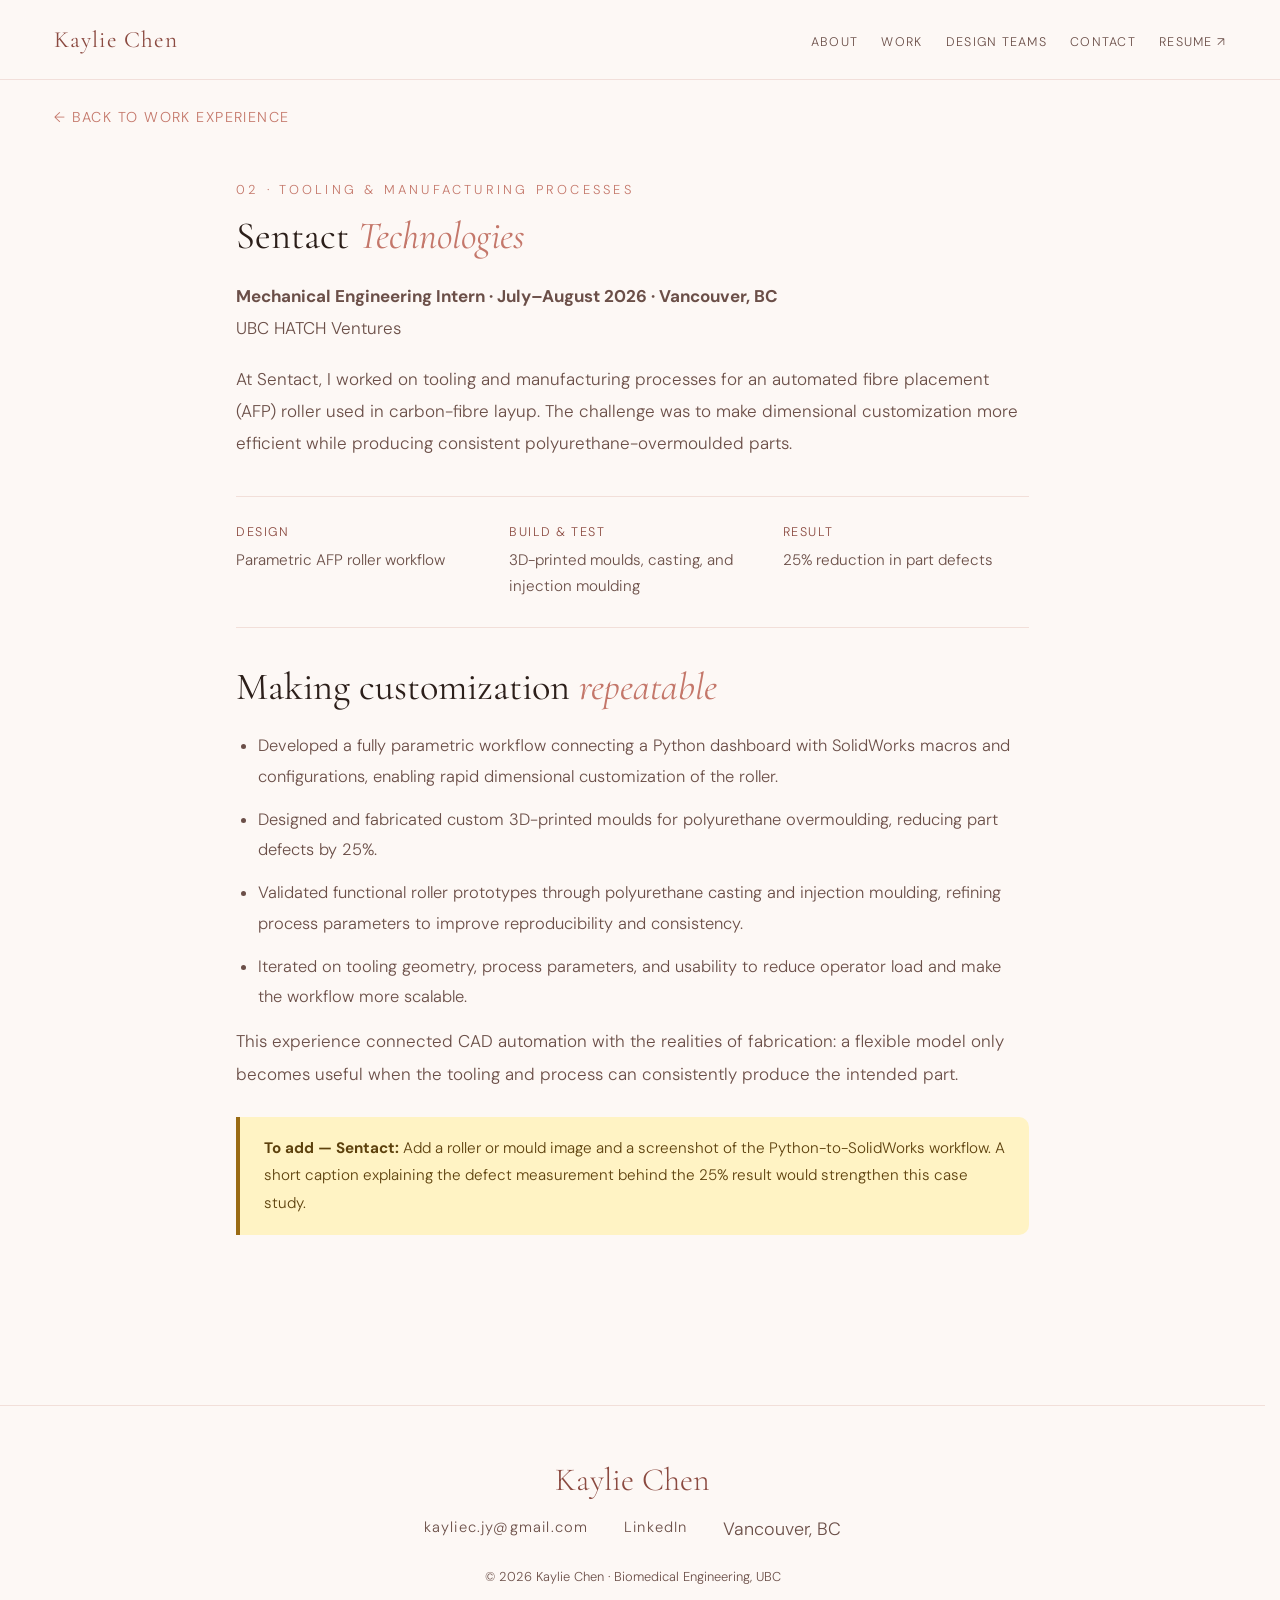
<file: sentact.html>
<!DOCTYPE html>
<html lang="en">
<head>
  <meta charset="UTF-8"/>
  <meta name="viewport" content="width=device-width, initial-scale=1.0"/>
  <title>Sentact Technologies — Kaylie Chen</title>
  <link rel="preconnect" href="https://fonts.googleapis.com">
  <link href="https://fonts.googleapis.com/css2?family=Cormorant+Garamond:ital,wght@0,300;0,400;0,500;1,300;1,400&family=DM+Sans:wght@300;400;500&display=swap" rel="stylesheet">
  <link rel="stylesheet" href="shared.css?v=20261016-6">

  <link rel="icon" href="icon.png">
</head>
<body>

  <nav aria-label="Main navigation"><a class="nav-logo" href="index.html">Kaylie Chen</a><ul class="nav-links"><li><a href="index.html#about">About</a></li><li><a href="index.html#projects">Work</a></li><li><a href="index.html#design-teams">Design Teams</a></li><li><a href="index.html#contact">Contact</a></li><li><a href="assets/Kaylie-Chen-Resume.pdf" target="_blank" rel="noopener">Resume ↗</a></li></ul></nav>

<a class="back-btn" href="index.html#projects">← Back to work experience</a><main class="content-section individual-case">
    <p class="section-label">02 · Tooling &amp; manufacturing processes</p>
    <h1 class="section-heading">Sentact <em>Technologies</em></h1>
    <p class="body-text"><strong>Mechanical Engineering Intern · July–August 2026 · Vancouver, BC</strong><br>UBC HATCH Ventures</p>
    <p class="body-text">At Sentact, I worked on tooling and manufacturing processes for an automated fibre placement (AFP) roller used in carbon-fibre layup. The challenge was to make dimensional customization more efficient while producing consistent polyurethane-overmoulded parts.</p>
    <dl class="case-summary"><div><dt>Design</dt><dd>Parametric AFP roller workflow</dd></div><div><dt>Build &amp; test</dt><dd>3D-printed moulds, casting, and injection moulding</dd></div><div><dt>Result</dt><dd>25% reduction in part defects</dd></div></dl>
    <h3 class="section-heading">Making customization <em>repeatable</em></h3>
    <ul class="case-list">
      <li>Developed a fully parametric workflow connecting a Python dashboard with SolidWorks macros and configurations, enabling rapid dimensional customization of the roller.</li>
      <li>Designed and fabricated custom 3D-printed moulds for polyurethane overmoulding, reducing part defects by 25%.</li>
      <li>Validated functional roller prototypes through polyurethane casting and injection moulding, refining process parameters to improve reproducibility and consistency.</li>
      <li>Iterated on tooling geometry, process parameters, and usability to reduce operator load and make the workflow more scalable.</li>
    </ul>
    <p class="body-text">This experience connected CAD automation with the realities of fabrication: a flexible model only becomes useful when the tooling and process can consistently produce the intended part.</p>
    <aside class="editor-note"><strong>To add — Sentact:</strong> Add a roller or mould image and a screenshot of the Python-to-SolidWorks workflow. A short caption explaining the defect measurement behind the 25% result would strengthen this case study.</aside>
  </main>  <footer id="contact">
    <div class="footer-name">Kaylie Chen</div>
    <div class="footer-links">
      <a href="mailto:kayliec.jy@gmail.com">kayliec.jy@gmail.com</a>
      <a href="https://www.linkedin.com/in/kayliecjy" target="_blank" rel="noopener noreferrer">LinkedIn</a>
      <span style="color: var(--text-soft)">Vancouver, BC</span>
    </div>
    <p class="footer-copy">© 2026 Kaylie Chen · Biomedical Engineering, UBC</p>
  </footer>


</body>
</html>
</file>
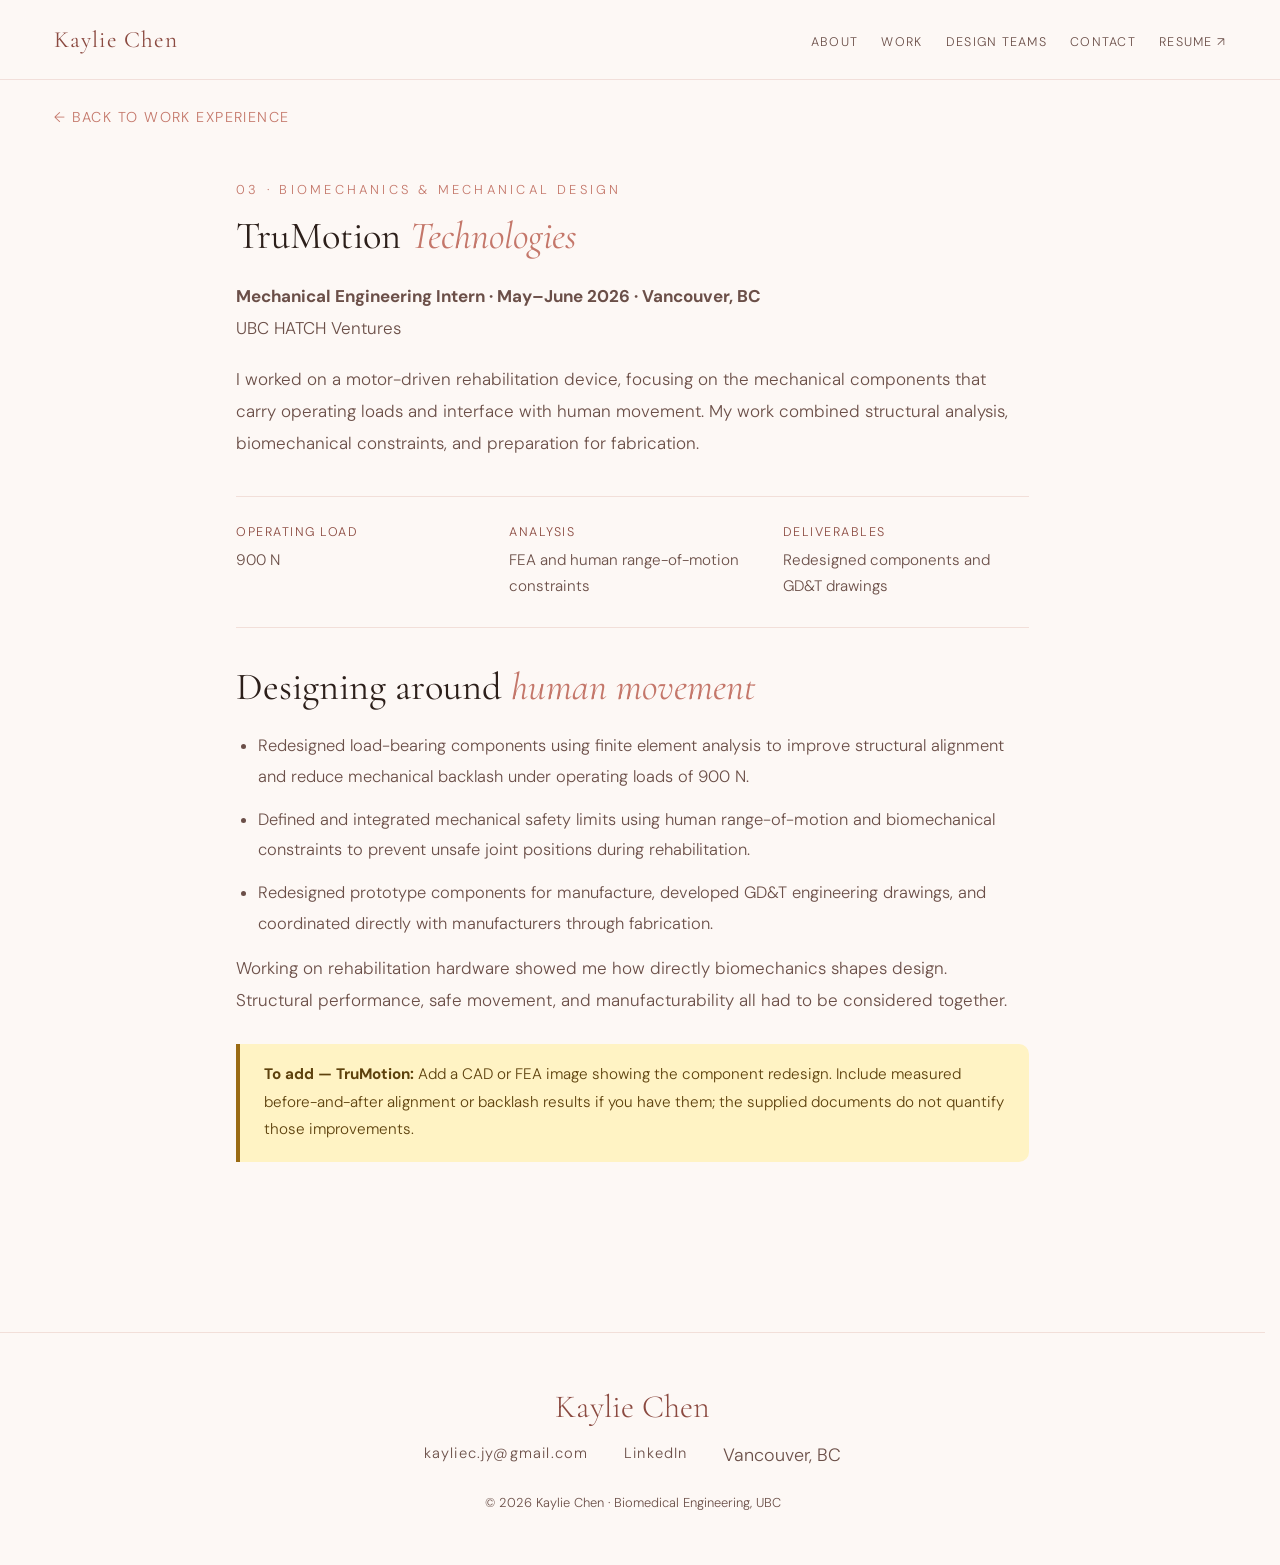
<file: trumotion.html>
<!DOCTYPE html>
<html lang="en">
<head>
  <meta charset="UTF-8"/>
  <meta name="viewport" content="width=device-width, initial-scale=1.0"/>
  <title>TruMotion Technologies — Kaylie Chen</title>
  <link rel="preconnect" href="https://fonts.googleapis.com">
  <link href="https://fonts.googleapis.com/css2?family=Cormorant+Garamond:ital,wght@0,300;0,400;0,500;1,300;1,400&family=DM+Sans:wght@300;400;500&display=swap" rel="stylesheet">
  <link rel="stylesheet" href="shared.css?v=20261016-6">

  <link rel="icon" href="icon.png">
</head>
<body>

  <nav aria-label="Main navigation"><a class="nav-logo" href="index.html">Kaylie Chen</a><ul class="nav-links"><li><a href="index.html#about">About</a></li><li><a href="index.html#projects">Work</a></li><li><a href="index.html#design-teams">Design Teams</a></li><li><a href="index.html#contact">Contact</a></li><li><a href="assets/Kaylie-Chen-Resume.pdf" target="_blank" rel="noopener">Resume ↗</a></li></ul></nav>

<a class="back-btn" href="index.html#projects">← Back to work experience</a><main class="content-section individual-case">
    <p class="section-label">03 · Biomechanics &amp; mechanical design</p>
    <h1 class="section-heading">TruMotion <em>Technologies</em></h1>
    <p class="body-text"><strong>Mechanical Engineering Intern · May–June 2026 · Vancouver, BC</strong><br>UBC HATCH Ventures</p>
    <p class="body-text">I worked on a motor-driven rehabilitation device, focusing on the mechanical components that carry operating loads and interface with human movement. My work combined structural analysis, biomechanical constraints, and preparation for fabrication.</p>
    <dl class="case-summary"><div><dt>Operating load</dt><dd>900 N</dd></div><div><dt>Analysis</dt><dd>FEA and human range-of-motion constraints</dd></div><div><dt>Deliverables</dt><dd>Redesigned components and GD&amp;T drawings</dd></div></dl>
    <h3 class="section-heading">Designing around <em>human movement</em></h3>
    <ul class="case-list">
      <li>Redesigned load-bearing components using finite element analysis to improve structural alignment and reduce mechanical backlash under operating loads of 900 N.</li>
      <li>Defined and integrated mechanical safety limits using human range-of-motion and biomechanical constraints to prevent unsafe joint positions during rehabilitation.</li>
      <li>Redesigned prototype components for manufacture, developed GD&amp;T engineering drawings, and coordinated directly with manufacturers through fabrication.</li>
    </ul>
    <p class="body-text">Working on rehabilitation hardware showed me how directly biomechanics shapes design. Structural performance, safe movement, and manufacturability all had to be considered together.</p>
    <aside class="editor-note"><strong>To add — TruMotion:</strong> Add a CAD or FEA image showing the component redesign. Include measured before-and-after alignment or backlash results if you have them; the supplied documents do not quantify those improvements.</aside>
  </main>  <footer id="contact">
    <div class="footer-name">Kaylie Chen</div>
    <div class="footer-links">
      <a href="mailto:kayliec.jy@gmail.com">kayliec.jy@gmail.com</a>
      <a href="https://www.linkedin.com/in/kayliecjy" target="_blank" rel="noopener noreferrer">LinkedIn</a>
      <span style="color: var(--text-soft)">Vancouver, BC</span>
    </div>
    <p class="footer-copy">© 2026 Kaylie Chen · Biomedical Engineering, UBC</p>
  </footer>


</body>
</html>
</file>
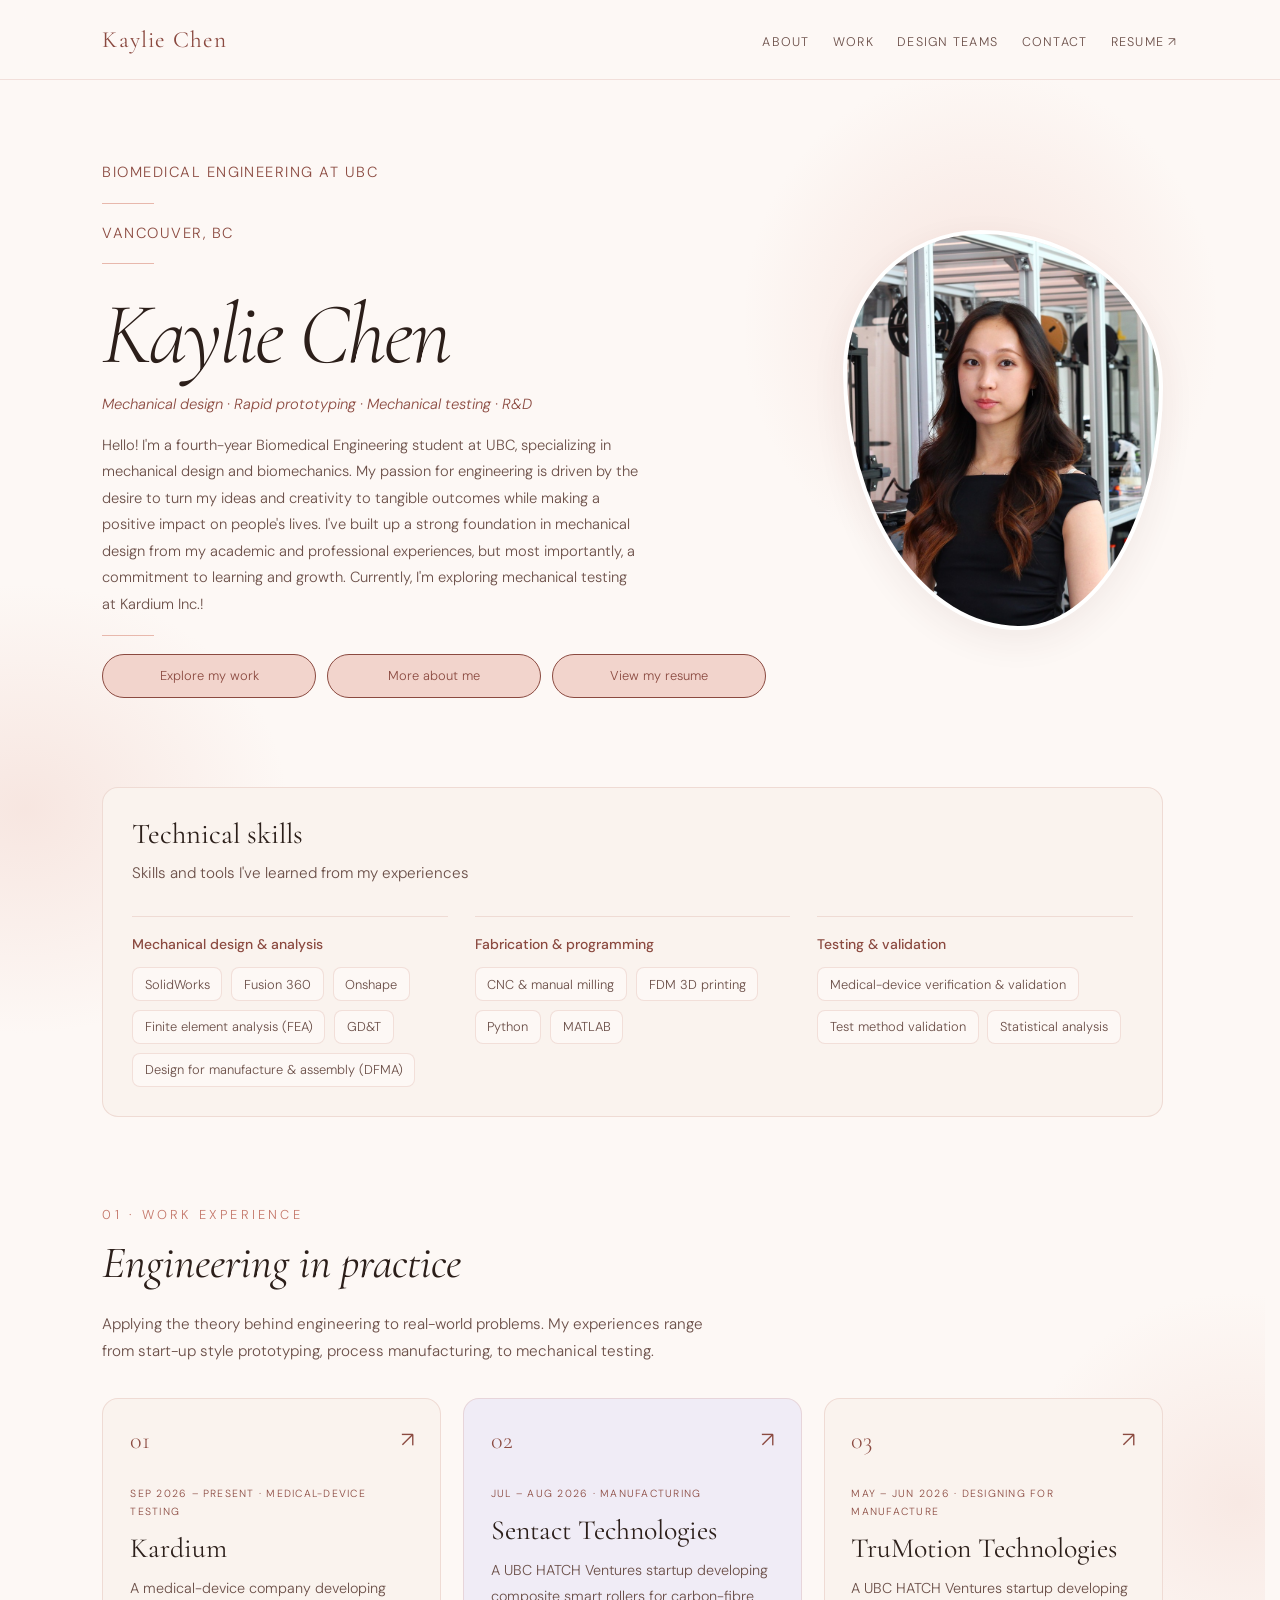
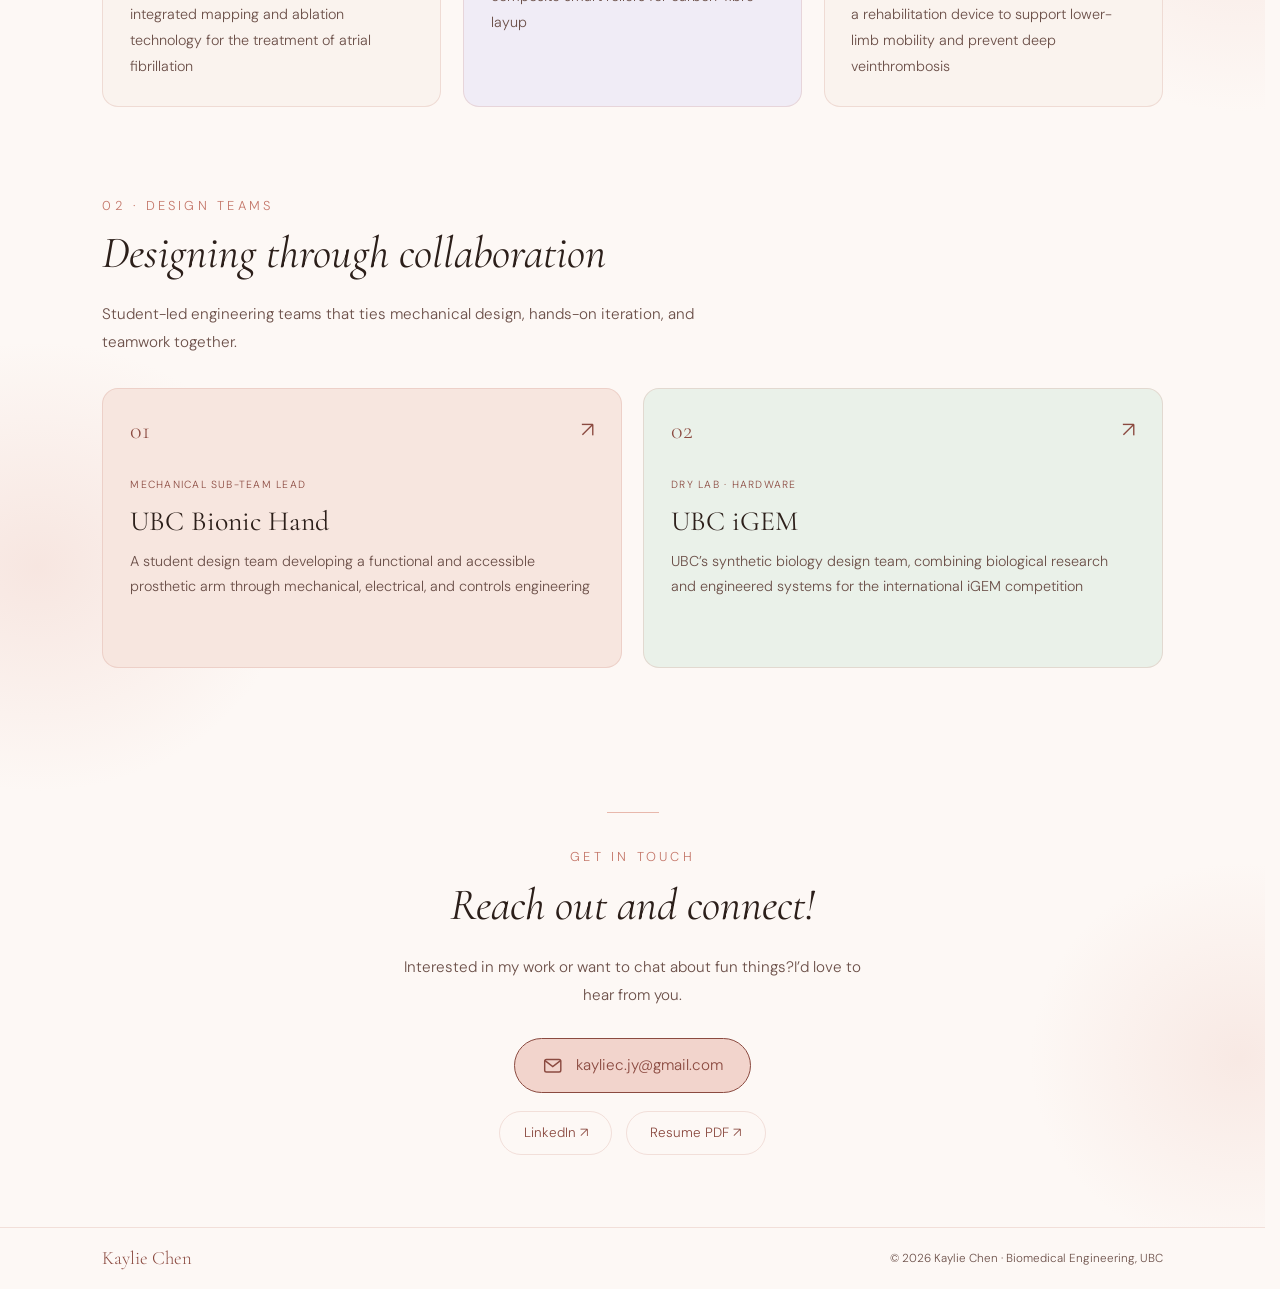
<file: work.html>
<!DOCTYPE html>
<html lang="en"><head><meta charset="UTF-8"><meta name="viewport" content="width=device-width, initial-scale=1"><title>Work Experience - Kaylie Chen</title><link rel="stylesheet" href="shared.css?v=20261016-6"></head>
<body><main class="content-section"><h1 class="section-heading">Work experience</h1><p class="body-text">Explore each experience individually:</p><ul class="case-list"><li><a href="kardium.html">Kardium</a></li><li><a href="sentact.html">Sentact Technologies</a></li><li><a href="trumotion.html">TruMotion Technologies</a></li></ul><p class="body-text"><a href="index.html#projects">Return to the portfolio</a></p></main>
<script>const experience = location.hash.slice(1); location.replace(['kardium', 'sentact', 'trumotion'].includes(experience) ? experience + '.html' : 'index.html#projects');</script></body></html>
</file>
<file: shared.css>
/* shared.css — Kaylie Chen Portfolio */

:root {
  --bg: #fdf8f5;
  --pink: #f2d4cc;
  --pink-mid: #e8b8ac;
  --rose: #c4776a;
  --rose-dark: #8b4a40;
  --green: #7aad8f;
  --text: #2c1f1a;
  --text-soft: #6b4f48;
  --cream: #faf3ee;
  --border: rgba(196, 119, 106, 0.2);
}

* { margin: 0; padding: 0; box-sizing: border-box; }
html { scroll-behavior: smooth; font-size: 112%; }

body {
  background: var(--bg);
  color: var(--text);
  font-family: 'DM Sans', sans-serif;
  font-weight: 300;
  overflow-x: hidden;
}

/* NAV */
nav {
  position: fixed;
  top: 0; left: 0; right: 0;
  z-index: 100;
  display: flex;
  justify-content: space-between;
  align-items: center;
  padding: 1.4rem 3rem;
  background: rgba(253, 248, 245, 0.9);
  backdrop-filter: blur(12px);
  border-bottom: 1px solid var(--border);
}

.nav-logo {
  font-family: 'Cormorant Garamond', serif;
  font-size: 1.3rem;
  font-weight: 400;
  letter-spacing: 0.05em;
  color: var(--rose-dark);
  text-decoration: none;
}

.nav-links {
  display: flex;
  gap: 2rem;
  list-style: none;
}

.nav-links a {
  font-size: 0.82rem;
  letter-spacing: 0.1em;
  text-transform: uppercase;
  color: var(--text-soft);
  text-decoration: none;
  transition: color 0.3s;
}

.nav-links a:hover { color: var(--rose); }

/* PAGE HERO */
.page-hero {
  padding: 10rem 3rem 5rem;
  max-width: 900px;
  margin: 0 auto;
}

.page-tag {
  font-size: 0.75rem;
  letter-spacing: 0.25em;
  text-transform: uppercase;
  color: var(--rose);
  margin-bottom: 1rem;
}

.page-title {
  font-family: 'Cormorant Garamond', serif;
  font-size: clamp(2.8rem, 6vw, 5rem);
  font-weight: 300;
  line-height: 1.1;
  margin-bottom: 1.5rem;
}

.page-title em { font-style: italic; color: var(--rose); }

.page-intro {
  font-size: 1rem;
  line-height: 1.8;
  color: var(--text-soft);
  max-width: 640px;
}

.divider {
  width: 60px;
  height: 2px;
  background: var(--rose);
  margin: 2.5rem 0;
  border-radius: 2px;
}

/* CONTENT SECTIONS */
.content-section {
  padding: 4rem 3rem;
  max-width: 900px;
  margin: 0 auto;
}

.section-label {
  font-size: 0.72rem;
  letter-spacing: 0.25em;
  text-transform: uppercase;
  color: var(--rose);
  margin-bottom: 0.8rem;
}

.section-heading {
  font-family: 'Cormorant Garamond', serif;
  font-size: clamp(1.5rem, 3vw, 2.2rem);
  font-weight: 400;
  margin-bottom: 1.2rem;
  color: var(--text);
}

.section-heading em { font-style: italic; color: var(--rose); }

.body-text {
  font-size: 0.95rem;
  line-height: 1.9;
  color: var(--text-soft);
  margin-bottom: 1rem;
}

/* GOALS/ACHIEVEMENTS */
.goals-grid {
  display: grid;
  grid-template-columns: repeat(auto-fit, minmax(240px, 1fr));
  gap: 1.2rem;
  margin-top: 2rem;
}

.goal-card {
  background: var(--cream);
  border: 1px solid var(--border);
  border-radius: 18px;
  padding: 1.8rem;
}

.goal-icon {
  font-size: 1.5rem;
  margin-bottom: 0.8rem;
}

.goal-title {
  font-family: 'Cormorant Garamond', serif;
  font-size: 1.1rem;
  font-weight: 500;
  margin-bottom: 0.5rem;
  color: var(--text);
}

.goal-desc {
  font-size: 0.85rem;
  line-height: 1.7;
  color: var(--text-soft);
}

/* PHOTO GRID */
.photo-section {
  padding: 4rem 3rem;
  max-width: 900px;
  margin: 0 auto;
}

.photo-grid {
  display: grid;
  grid-template-columns: repeat(3, 1fr);
  gap: 1rem;
  margin-top: 1.5rem;
}

.photo-placeholder {
  aspect-ratio: 4/3;
  background: linear-gradient(135deg, var(--pink) 0%, #f9dfd8 100%);
  border-radius: 16px;
  display: flex;
  flex-direction: column;
  align-items: center;
  justify-content: center;
  gap: 0.5rem;
  color: var(--rose);
  font-size: 0.8rem;
  font-style: italic;
  text-align: center;
  padding: 1rem;
  cursor: pointer;
  transition: transform 0.3s;
}

.photo-placeholder:hover { transform: scale(1.02); }

.photo-placeholder .plus {
  font-size: 2rem;
  opacity: 0.5;
}

.photo-placeholder.green { background: linear-gradient(135deg, #d4e8dd 0%, #edf4f0 100%); color: #3a7a56; }
.photo-placeholder.purple { background: linear-gradient(135deg, #ddd4ee 0%, #f0ecf8 100%); color: #6a4a8b; }
.photo-placeholder.gold { background: linear-gradient(135deg, #f0ddb8 0%, #fdf3e3 100%); color: #8b6a2a; }

/* SKILLS TAGS */
.skills-row {
  display: flex;
  flex-wrap: wrap;
  gap: 0.6rem;
  margin-top: 1.5rem;
}

.skill-tag {
  padding: 0.4rem 1rem;
  border: 1px solid var(--rose);
  border-radius: 50px;
  font-size: 0.78rem;
  letter-spacing: 0.08em;
  color: var(--rose-dark);
}

/* FOOTER */
footer {
  background: var(--bg);
  color: var(--text-soft);
  border-top: 1px solid var(--border);
  padding: 3rem;
  display: flex;
  flex-direction: column;
  align-items: center;
  gap: 1rem;
  text-align: center;
  margin-top: 4rem;
}

.footer-name {
  font-family: 'Cormorant Garamond', serif;
  font-size: 1.8rem;
  color: var(--rose-dark);
}

.footer-links {
  display: flex;
  gap: 2rem;
  flex-wrap: wrap;
  justify-content: center;
}

.footer-links a {
  color: var(--text-soft);
  text-decoration: none;
  font-size: 0.82rem;
  letter-spacing: 0.08em;
  transition: color 0.3s;
}

.footer-links a:hover { color: var(--rose-dark); }

.footer-copy {
  font-size: 0.72rem;
  color: var(--text-soft);
  margin-top: 0.5rem;
}

/* BACK BTN */
.back-btn {
  display: inline-flex;
  align-items: center;
  gap: 0.5rem;
  font-size: 0.8rem;
  letter-spacing: 0.1em;
  text-transform: uppercase;
  color: var(--rose);
  text-decoration: none;
  margin: 6rem 3rem 0;
  transition: gap 0.3s;
}

.back-btn:hover { gap: 0.8rem; }

/* REVEAL ANIMATION */
.reveal { opacity: 1; }

.reveal.visible {
  opacity: 1;
  transform: translateY(0);
}

/* Fixed-header anchors and accessible, responsive navigation. */
html { scroll-padding-top: calc(var(--nav-height, 6rem) + 1.5rem); scrollbar-gutter: stable; }
[id] { scroll-margin-top: 0; }
.individual-case { padding-top: 3rem; }
nav { gap: 1.5rem; }
.nav-links { gap: 1.3rem; align-items: center; flex-wrap: wrap; }
.nav-links a { font-size: .7rem; }
a:focus-visible { outline: 3px solid var(--rose-dark); outline-offset: 5px; }
.footer-copy, footer .footer-links span { color: var(--text-soft) !important; }
.editor-note { background: #fff3c4; border-left: 4px solid #9a6b13; border-radius: 0 10px 10px 0; padding: 1rem 1.3rem; color: #5d410d; font-size: .85rem; line-height: 1.8; margin: 1.5rem 0; }
.case-list { padding-left: 1.2rem; color: var(--text-soft); font-size: .92rem; line-height: 1.85; }
.case-list li { margin-bottom: .7rem; }
.case-summary { border-block: 1px solid var(--border); padding: 1.5rem 0; margin: 2rem 0; display: grid; grid-template-columns: repeat(3, 1fr); gap: 1.5rem; }
.case-summary dt { font-size: .7rem; text-transform: uppercase; letter-spacing: .12em; color: var(--rose-dark); margin-bottom: .5rem; }
.case-summary dd { font-size: .85rem; line-height: 1.7; color: var(--text-soft); }
.portrait { width: 100%; height: auto; aspect-ratio: 4/5; object-fit: cover; object-position: center; border-radius: 40% 40% 12px 12px; }
@media (max-width: 768px) { nav { align-items: flex-start; flex-direction: column; gap: .65rem; padding: .8rem 1.5rem; } .nav-links { gap: .65rem 1rem; } .nav-links a { font-size: .62rem; letter-spacing: .06em; } .case-summary { grid-template-columns: 1fr; } }
@media (prefers-reduced-motion: reduce) { html { scroll-behavior: auto; } *, *::before, *::after { transition: none !important; animation: none !important; } }

@media (max-width: 768px) {
  nav { padding: 1rem 1.5rem; }
  .page-hero { padding: 8rem 1.5rem 3rem; }
  .content-section, .photo-section { padding: 3rem 1.5rem; }
  .photo-grid { grid-template-columns: repeat(2, 1fr); }
  .back-btn { margin: 5rem 1.5rem 0; }
}
</file>
<file: case-details.css>
.hero-accent {
      display: inline-block;
      background: var(--pink);
      padding: 0.2rem 0.8rem;
      border-radius: 50px;
      font-size: 0.8rem;
      letter-spacing: 0.1em;
      color: var(--rose-dark);
      margin-bottom: 1.2rem;
    }

    .timeline {
      position: relative;
      padding-left: 2rem;
      margin-top: 2rem;
    }

    .timeline::before {
      content: '';
      position: absolute;
      left: 0;
      top: 0;
      bottom: 0;
      width: 2px;
      background: linear-gradient(to bottom, var(--rose), var(--pink));
      border-radius: 2px;
    }

    .timeline-item {
      position: relative;
      margin-bottom: 2.5rem;
      padding-left: 1rem;
    }

    .timeline-item::before {
      content: '';
      position: absolute;
      left: -1.6rem;
      top: 0.4rem;
      width: 10px;
      height: 10px;
      background: var(--rose);
      border-radius: 50%;
      border: 2px solid var(--bg);
    }

    .timeline-label {
      font-size: 0.72rem;
      letter-spacing: 0.15em;
      text-transform: uppercase;
      color: var(--rose);
      margin-bottom: 0.3rem;
    }

    .timeline-title {
      font-family: 'Cormorant Garamond', serif;
      font-size: 1.15rem;
      font-weight: 500;
      margin-bottom: 0.4rem;
      color: var(--text);
    }

    .timeline-desc {
      font-size: 0.88rem;
      line-height: 1.75;
      color: var(--text-soft);
    }

    .highlight-box {
      background: linear-gradient(135deg, var(--pink) 0%, #f9e0d8 100%);
      border-radius: 20px;
      padding: 2.5rem;
      margin: 2rem 0;
    }

    .highlight-box h3 {
      font-family: 'Cormorant Garamond', serif;
      font-size: 1.4rem;
      margin-bottom: 1rem;
      color: var(--text);
    }

    .highlight-box ul {
      list-style: none;
      display: flex;
      flex-direction: column;
      gap: 0.6rem;
    }

    .highlight-box ul li {
      font-size: 0.9rem;
      color: var(--text-soft);
      display: flex;
      gap: 0.6rem;
      line-height: 1.6;
    }

    .highlight-box ul li::before {
      content: "✦";
      color: var(--rose);
      flex-shrink: 0;
      margin-top: 2px;
    }
  

    .hero-accent {
      display: inline-block;
      background: #d4e8dd;
      padding: 0.2rem 0.8rem;
      border-radius: 50px;
      font-size: 0.8rem;
      letter-spacing: 0.1em;
      color: #3a7a56;
      margin-bottom: 1.2rem;
    }

    .gold-badge {
      display: inline-flex;
      align-items: center;
      gap: 0.5rem;
      background: linear-gradient(135deg, #f0ddb8, #f9ecd4);
      border: 1px solid #c9a84c;
      border-radius: 50px;
      padding: 0.6rem 1.4rem;
      font-size: 0.85rem;
      font-weight: 400;
      color: #7a5a1a;
      margin: 1.5rem 0;
    }

    .dbtl-grid {
      display: grid;
      grid-template-columns: repeat(4, 1fr);
      gap: 1rem;
      margin-top: 2rem;
    }

    .dbtl-card {
      text-align: center;
      padding: 1.5rem 1rem;
      border-radius: 16px;
      background: white;
      border: 1px solid var(--border);
    }

    .dbtl-letter {
      font-family: 'Cormorant Garamond', serif;
      font-size: 3rem;
      font-weight: 300;
      color: #7aad8f;
      line-height: 1;
      margin-bottom: 0.5rem;
    }

    .dbtl-word {
      font-size: 0.8rem;
      letter-spacing: 0.12em;
      text-transform: uppercase;
      color: var(--text-soft);
      margin-bottom: 0.5rem;
    }

    .dbtl-desc {
      font-size: 0.78rem;
      color: var(--text-soft);
      line-height: 1.5;
    }

    .highlight-box {
      background: linear-gradient(135deg, #d4e8dd 0%, #edf4f0 100%);
      border-radius: 20px;
      padding: 2.5rem;
      margin: 2rem 0;
    }

    .highlight-box h3 {
      font-family: 'Cormorant Garamond', serif;
      font-size: 1.4rem;
      margin-bottom: 1rem;
      color: var(--text);
    }

    .highlight-box ul {
      list-style: none;
      display: flex;
      flex-direction: column;
      gap: 0.6rem;
    }

    .highlight-box ul li {
      font-size: 0.9rem;
      color: var(--text-soft);
      display: flex;
      gap: 0.6rem;
      line-height: 1.6;
    }

    .highlight-box ul li::before {
      content: "✦";
      color: #3a7a56;
      flex-shrink: 0;
      margin-top: 2px;
    }

    .skill-tag.green {
      border-color: #7aad8f;
      color: #3a7a56;
    }

    @media (max-width: 768px) {
      .dbtl-grid { grid-template-columns: repeat(2, 1fr); }
    }
</file>
<file: home.css>
/* Homepage: one shared content width and a compact portrait. */
.portfolio-home { --content-width: 1080px; --page-gutter: clamp(1.5rem, 8vw, 8rem); background-image: radial-gradient(ellipse 350px 300px at 2% 28%, #edc8be60, transparent 75%), radial-gradient(ellipse 300px 280px at 98% 52%, #edc8be50, transparent 75%), radial-gradient(ellipse 340px 300px at 3% 75%, #edc8be60, transparent 75%), radial-gradient(ellipse 280px 260px at 98% 92%, #edc8be50, transparent 75%); background-repeat: no-repeat; }
.portfolio-home nav { padding-inline: max(var(--page-gutter), calc((100% - var(--content-width)) / 2)); }
.hero, .projects, .portfolio-home .portfolio-skills { width: min(var(--content-width), calc(100% - 2 * var(--page-gutter))); margin-inline: auto; max-width: none; }
.hero { min-height: 740px; display: grid; grid-template-columns: minmax(0, 1fr) 320px; gap: clamp(3rem, 6vw, 6rem); align-items: center; position: relative; padding: 9rem 0 4rem; }
.hero-content { position: relative; min-width: 0; z-index: 1; min-height: 350px; display: flex; flex-direction: column; justify-content: space-between; }
.hero-location { font-size: .72rem; color: var(--text-soft); margin-top: .4rem; line-height: 1.5; }
.hero-tag, .card-tag { font-size: .65rem; letter-spacing: .12em; text-transform: uppercase; color: var(--rose-dark); }
.hero-content .hero-tag { font-size: .82rem; letter-spacing: .1em; line-height: 1.6; }
.hero-strengths { max-width: 50ch; font-size: .82rem; line-height: 1.8; color: var(--rose-dark); margin-bottom: .8rem; }
.hero-name { font-family: 'Cormorant Garamond', serif; font-weight: 400; font-size: clamp(3.5rem, 6.8vw, 5.7rem); line-height: 1.05; margin: .4rem 0 .6rem; letter-spacing: -.035em; }
.hero-name em { font-weight: 300; }
.hero-subtitle { font-family: 'Cormorant Garamond', serif; font-size: clamp(1.3rem, 2vw, 1.65rem); margin-bottom: 1.4rem; }
.hero-desc { max-width: 54ch; color: var(--text-soft); font-size: .82rem; line-height: 1.8; }
.hero-bg-blob { position: absolute; width: 470px; height: 500px; right: -3rem; top: 4rem; background: radial-gradient(ellipse, #f2d4cc90, transparent 72%); pointer-events: none; z-index: 0; }
.hero-divider { width: 52px; height: 1px; background: var(--pink-mid); margin: 1rem 0; flex-shrink: 0; }
.hero-buttons { display: flex; flex-wrap: wrap; gap: .6rem; }
.hero-buttons .btn-handwritten { background: var(--pink); color: var(--rose-dark); font-size: .72rem; min-width: 0; flex: 1; min-height: 44px; padding: .65rem .7rem; white-space: nowrap; }
.hero-buttons .btn-handwritten:hover { background: var(--rose-dark); color: white; }
.btn-handwritten { display: inline-flex; align-items: center; justify-content: center; padding: .75rem 1.2rem; border-radius: 50px; border: 1px solid var(--rose-dark); font-size: .78rem; text-decoration: none; color: var(--rose-dark); transition: background .2s, transform .2s; }
.btn-primary-hw { background: var(--rose-dark); color: white; }
.btn-handwritten:hover { transform: translateY(-2px); background: var(--pink); color: var(--rose-dark); }
.hero-aside { width: 320px; position: relative; z-index: 1; justify-self: end; min-width: 0; }
.hero-photo-frame { width: 320px; height: 400px; position: relative; border-radius: 43% 57% 45% 55% / 35% 39% 61% 65%; overflow: hidden; border: 4px solid #fff; box-shadow: 0 12px 35px #51312a12; }
.hero-photo-frame .hero-photo { position: absolute; inset: 0; width: 100%; height: 100%; max-width: 100%; object-fit: cover; object-position: 50% 40%; }
.story-link { display: block; padding: 1.2rem 0 .25rem; text-decoration: none; color: var(--text); border-bottom: 1px solid var(--border); }
.story-link .section-label { display: block; font-size: .6rem; margin-bottom: .4rem; }
.story-title { display: flex; justify-content: space-between; align-items: center; font: 400 1.45rem 'Cormorant Garamond', serif; }
.story-title > span { color: var(--rose-dark); font-size: 1rem; }
.story-description { display: block; font-size: .73rem; line-height: 1.75; color: var(--text-soft); margin: .5rem 0 1rem; }
.story-link:hover .story-title { color: var(--rose-dark); }
.section-title { font-family: 'Cormorant Garamond', serif; font-size: clamp(2rem, 3.5vw, 2.7rem); font-weight: 400; line-height: 1.15; margin: .7rem 0 1.2rem; }
.projects { padding: 4rem 0 1rem; }
#projects, #design-teams { scroll-margin-top: -4rem; }
.projects-intro { max-width: 62ch; line-height: 1.8; color: var(--text-soft); margin-bottom: 1.8rem; font-size: .85rem; }
.project-grid { display: grid; grid-template-columns: repeat(2, minmax(0, 1fr)); gap: 1.2rem; }
#projects .project-grid { grid-template-columns: repeat(3, minmax(0, 1fr)); }
.project-card { text-decoration: none; color: inherit; display: block; border-radius: 16px; min-width: 0; }
.project-card-inner { position: relative; min-height: 280px; height: 100%; padding: 1.5rem; border: 1px solid var(--border); border-radius: 16px; background: var(--cream); transition: transform .25s, box-shadow .25s; }
.project-card:hover .project-card-inner { transform: translateY(-4px); box-shadow: 0 12px 30px #8b4a4010; }
.card-number { font-family: 'Cormorant Garamond', serif; font-size: 1.35rem; color: var(--rose-dark); margin-bottom: 1.7rem; }
.card-title { font-family: 'Cormorant Garamond', serif; font-size: 1.55rem; font-weight: 400; line-height: 1.2; margin: .6rem 0; }
.card-desc { font-size: .8rem; line-height: 1.8; color: var(--text-soft); }
.card-tag { font-size: .58rem; line-height: 1.75; }
.card-arrow { position: absolute; top: 1.5rem; right: 1.5rem; font-size: 1.2rem; color: var(--rose-dark); }
.card-bionics { background: #f7e6df; }
.card-igem { background: #eaf1e9; }
.card-sentact { background: #f0ecf6; }
.portfolio-home .portfolio-skills { padding: 1rem 0; }
.portfolio-home .portfolio-skills__panel { border-radius: 16px; padding: 1.6rem; }
.portfolio-home .portfolio-skills__title { font-size: 1.6rem; }
.contact-section { width: min(var(--content-width), calc(100% - 2 * var(--page-gutter))); margin: 4rem auto 0; padding: 3rem 0 4rem; text-align: center; }
.contact-section::before { content: ''; display: block; width: 52px; height: 1px; background: var(--pink-mid); margin: 0 auto 2rem; }
.contact-section > .section-label { text-align: center; }
.contact-section .section-title { margin-bottom: 1.2rem; }
.contact-intro { color: var(--text-soft); font-size: .85rem; line-height: 1.85; max-width: 48ch; margin: 0 auto 1.6rem; }
.contact-email { display: inline-flex; align-items: center; justify-content: center; gap: .75rem; max-width: 100%; padding: .85rem 1.5rem; border: 1px solid var(--rose-dark); border-radius: 50px; background: var(--pink); color: var(--rose-dark); text-decoration: none; font-size: .85rem; line-height: 1.5; overflow-wrap: anywhere; transition: background .2s, color .2s; }
.contact-email:hover { background: var(--rose-dark); color: white; }
.contact-email svg { width: 1.2rem; height: 1.2rem; flex-shrink: 0; }
.contact-actions { display: flex; flex-wrap: wrap; justify-content: center; gap: .8rem; margin-top: 1rem; }
.contact-actions a { display: inline-flex; align-items: center; justify-content: center; min-height: 44px; padding: .65rem 1.3rem; border: 1px solid var(--border); border-radius: 50px; color: var(--rose-dark); text-decoration: none; font-size: .75rem; transition: background .2s; }
.contact-actions a:hover { background: var(--pink); }
.portfolio-home footer { margin-top: 0; padding: 1.1rem 0; }
.footer-inner { width: min(var(--content-width), calc(100% - 2 * var(--page-gutter))); margin-inline: auto; display: flex; align-items: center; justify-content: space-between; gap: .75rem 2rem; flex-wrap: wrap; }
.portfolio-home .footer-inner .footer-name { font-size: 1.05rem; }
.portfolio-home .footer-inner .footer-copy { margin: 0; font-size: .65rem; }
@media (max-width: 650px) { .contact-section { margin-top: 3rem; padding: 2.5rem 0 3rem; } .contact-email { padding: .9rem 1rem; font-size: .8rem; gap: .6rem; } .contact-actions a { padding-inline: 1rem; font-size: .75rem; } .footer-inner { align-items: center; flex-direction: column; text-align: center; gap: .3rem; } }
@media (max-width: 1050px) { #projects .project-grid { grid-template-columns: repeat(2, minmax(0, 1fr)); } }
@media (max-width: 800px) { .hero { grid-template-columns: minmax(0, 1fr) 240px; gap: 2rem; } .hero-aside { width: 240px; } .hero-photo-frame { width: 240px; height: 300px; } .hero-name { font-size: 3.5rem; } }
@media (max-width: 650px) { .portfolio-home { --page-gutter: 1.5rem; } .hero { padding: 9rem 0 2.5rem; grid-template-columns: minmax(0, 1fr); min-height: 0; gap: 2rem; } .hero-name { font-size: clamp(3rem, 12vw, 4rem); } .hero-aside { justify-self: center; width: min(240px, 100%); } .hero-photo-frame { width: 100%; max-width: 240px; height: 300px; } .hero-bg-blob { width: 290px; height: 390px; right: -1rem; top: 18rem; } .project-grid, #projects .project-grid { grid-template-columns: minmax(0, 1fr); } .projects { padding-top: 3rem; } #projects, #design-teams { scroll-margin-top: -3rem; } .project-card-inner { min-height: 250px; } .portfolio-home .portfolio-skills__panel { padding: 1.3rem; } }

.experience-dialog { width: min(940px, calc(100% - 3rem)); max-height: calc(100svh - 3rem); margin: auto; padding: 0; border: 1px solid var(--border); border-radius: 22px; background: var(--bg); color: var(--text); box-shadow: 0 24px 100px #22181333; overflow: hidden; }
.experience-dialog[open] { display: flex; flex-direction: column; }
.experience-dialog::backdrop { background: #2c1f1a55; backdrop-filter: blur(9px); }
.dialog-toolbar { display: flex; align-items: center; justify-content: space-between; padding: 1rem 1.5rem; border-bottom: 1px solid var(--border); flex-shrink: 0; }
.dialog-toolbar > span { color: var(--text-soft); font-size: .65rem; letter-spacing: .15em; text-transform: uppercase; }
.dialog-close { border: 1px solid var(--border); background: var(--cream); border-radius: 30px; padding: .6rem 1rem; color: var(--rose-dark); font: inherit; font-size: .8rem; cursor: pointer; }
.dialog-close:focus-visible { outline: 2px solid var(--rose-dark); outline-offset: 3px; }
.dialog-close span { margin-left: .5rem; }
.dialog-body { overflow-y: auto; overscroll-behavior: contain; padding: 2.5rem; }
.case-content > .section-heading:first-of-type { font-size: clamp(2.3rem, 5vw, 3.5rem); }
.case-content .page-hero { padding: 0 0 2rem; }
.case-content .content-section { padding: 2rem 0; }
.case-content .page-title { font-size: clamp(2.8rem, 5vw, 4rem); }
.case-content .page-intro { max-width: none; }
.case-content { min-width: 0; overflow-wrap: anywhere; }
.team-case .highlight-box ul li { display: list-item; list-style: none; padding-left: 1rem; position: relative; }
.team-case .highlight-box ul li::before { position: absolute; left: 0; }
@media (max-width: 480px) { .team-case .highlight-box { padding: 1.3rem; } .team-case .dbtl-grid { grid-template-columns: 1fr; } }
@media (max-width: 768px) { .experience-dialog { width: calc(100% - 1rem); max-height: calc(100svh - 1rem); border-radius: 16px; } .dialog-body { padding: 1.5rem; } .dialog-toolbar { padding: .8rem 1rem; } }

@media (max-width: 1000px) { .hero-content { min-height: 0; } .hero-buttons { flex-direction: column; align-items: stretch; } .hero-buttons .btn-handwritten { flex: none; } }
@media (max-width: 650px) { .hero-name { margin-block: .8rem; } .hero-buttons { gap: .6rem; } }
</file>
<file: skills.css>
/* Scoped to the skills section so other portfolio layouts stay unchanged. */
.portfolio-skills {
  max-width: 1240px;
  margin: 0 auto;
  padding: 2rem 3rem;
}
.portfolio-skills__panel {
  padding: 2rem;
  background: var(--cream);
  border: 1px solid var(--border);
  border-radius: 20px;
}
.portfolio-skills__title {
  font-family: 'Cormorant Garamond', serif;
  font-size: 1.8rem;
  font-weight: 400;
  margin-bottom: .5rem;
}
.portfolio-skills__intro {
  color: var(--text-soft);
  font-size: .85rem;
  line-height: 1.8;
  margin-bottom: 1.6rem;
}
.portfolio-skills__groups {
  display: grid;
  grid-template-columns: repeat(3, minmax(0, 1fr));
  gap: 1.5rem;
}
.portfolio-skills__group {
  border-top: 1px solid var(--border);
  padding-top: 1rem;
  min-width: 0;
}
.portfolio-skills__group h3 {
  font-size: .78rem;
  font-weight: 500;
  color: var(--rose-dark);
  margin-bottom: .8rem;
}
.portfolio-skills__group ul {
  list-style: none;
  display: flex;
  flex-wrap: wrap;
  gap: .5rem;
}
.portfolio-skills__group li {
  font-size: .72rem;
  line-height: 1.5;
  color: var(--text-soft);
  padding: .35rem .65rem;
  background: var(--bg);
  border: 1px solid var(--border);
  border-radius: 8px;
  overflow-wrap: anywhere;
}
@media (max-width: 768px) {
  .portfolio-skills { padding: 1.5rem; }
  .portfolio-skills__panel { padding: 1.4rem; }
  .portfolio-skills__groups { grid-template-columns: 1fr; }
}
</file>
